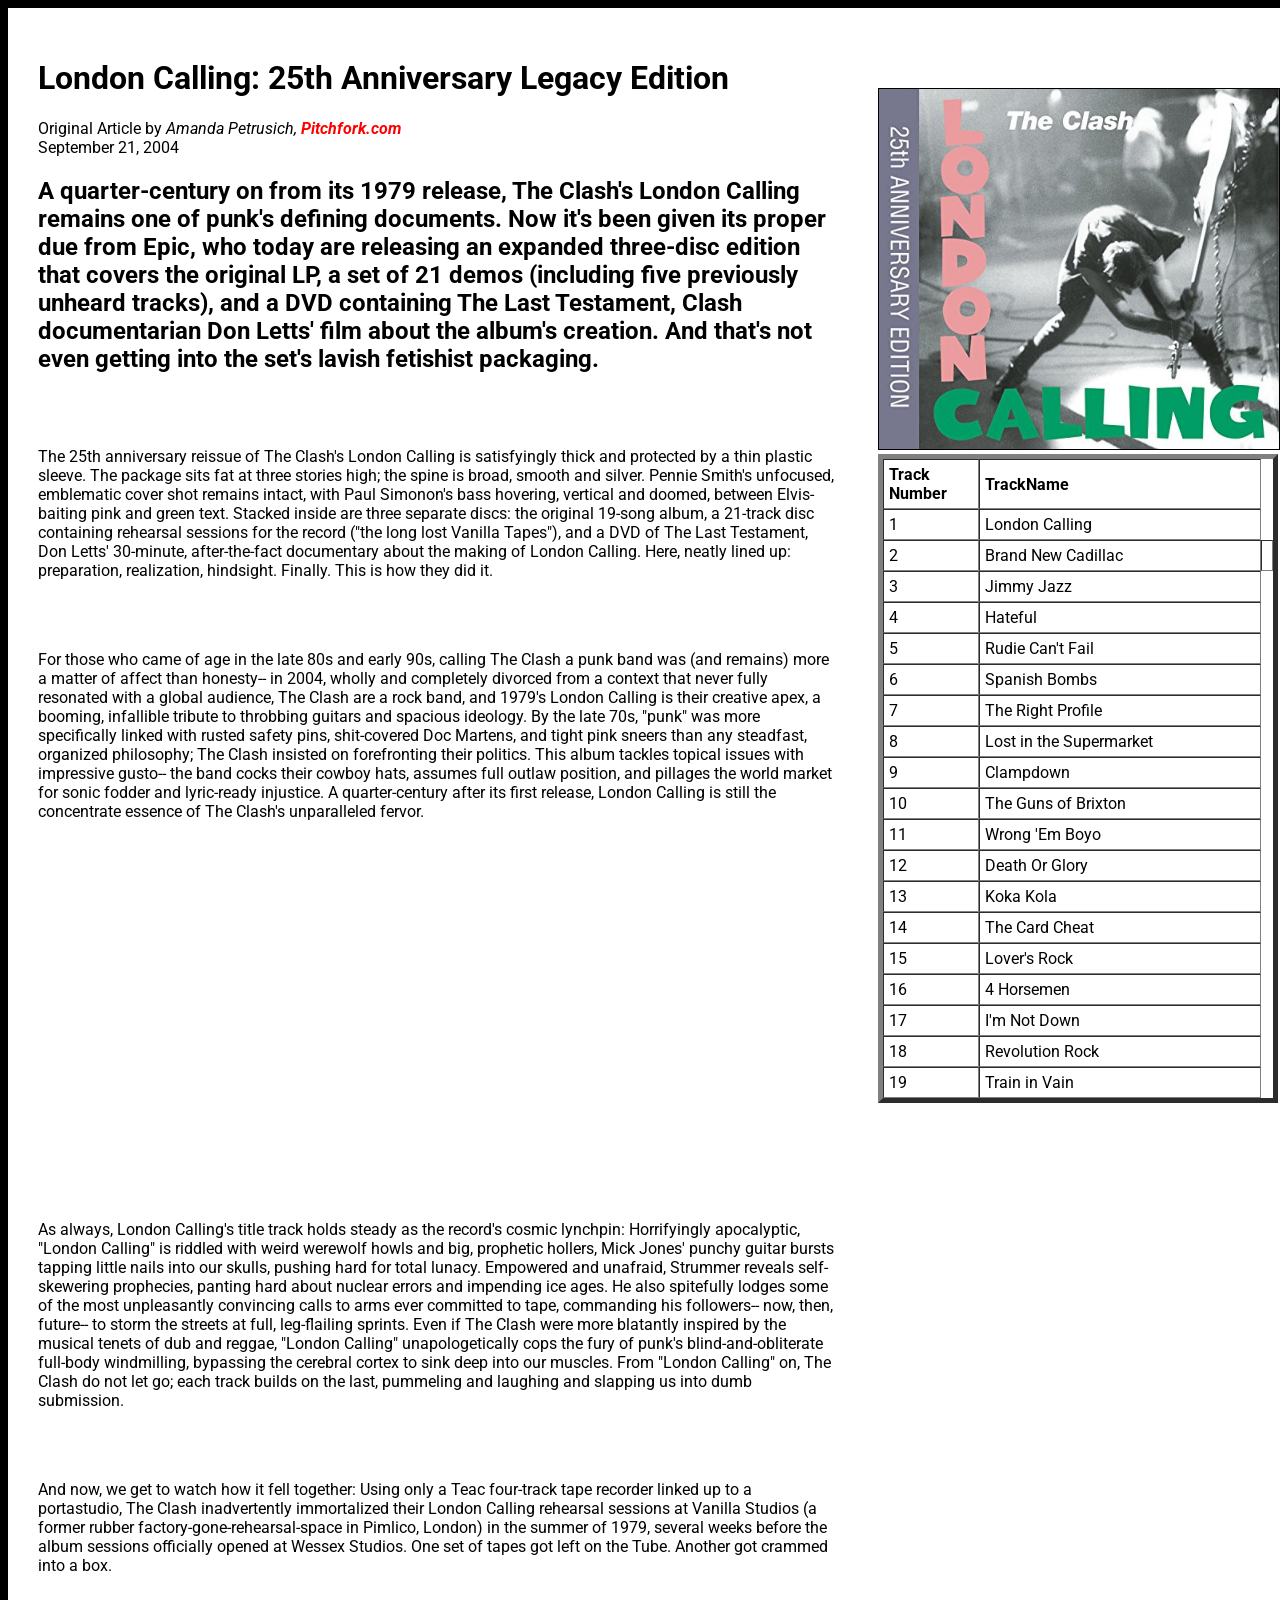
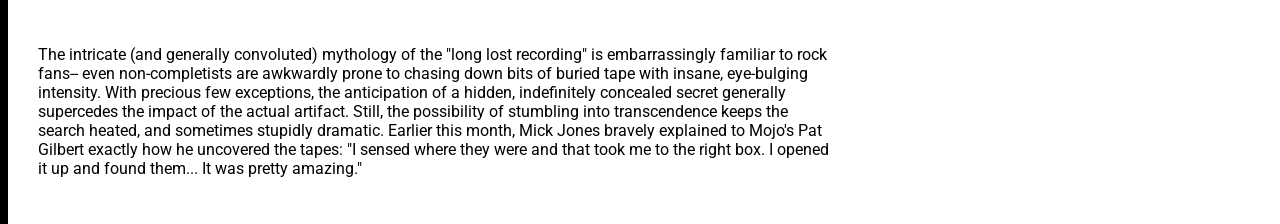
<file: clashfix/index.html>
<!doctype html>
<html lang="en">

<head>
<meta charset="utf-8">
<title>London Calling</title>

<link rel="preconnect" href="https://fonts.googleapis.com"> 
<link rel="preconnect" href="https://fonts.gstatic.com" crossorigin> 
<link href="https://fonts.googleapis.com/css2?family=Roboto:wght@300;700&display=swap" rel="stylesheet">

<style type="text/css">

body {
  font-family: 'Roboto', sans-serif;
  background-color: #000000;
}
a {color: #ff0000;
text-decoration: none;
font-weight: bold;}
a:hover {color: #0071ce;}

</style>

</head>

<body>

<div style="width:1300px; padding: 10px; float:left; background-color:#ffffff;">
<div style="width:800px; padding:20px; float:left;">
<h1>London Calling: 25th Anniversary Legacy Edition</h1>
<p>Original Article by <em>Amanda Petrusich, <a href="http://www.pitchfork.com">Pitchfork.com</a></em><br>
September 21, 2004</p>


<h2>A quarter-century on from its 1979 release, The Clash's London Calling remains one of punk's defining documents. Now it's been given its proper due from Epic, who today are releasing an expanded three-disc edition that covers the original LP, a set of 21 demos (including five previously unheard tracks), and a DVD containing The Last Testament, Clash documentarian Don Letts' film about the album's creation. And that's not even getting into the set's lavish fetishist packaging.</h2>
<br><br>

<p>The 25th anniversary reissue of The Clash's London Calling is satisfyingly thick and protected by a thin plastic sleeve. The package sits fat at three stories high; the spine is broad, smooth and silver. Pennie Smith's unfocused, emblematic cover shot remains intact, with Paul Simonon's bass hovering, vertical and doomed, between Elvis-baiting pink and green text. Stacked inside are three separate discs: the original 19-song album, a 21-track disc containing rehearsal sessions for the record ("the long lost Vanilla Tapes"), and a DVD of The Last Testament, Don Letts' 30-minute, after-the-fact documentary about the making of London Calling. Here, neatly lined up: preparation, realization, hindsight. Finally. This is how they did it.</p>


<br><br>

<p>For those who came of age in the late 80s and early 90s, calling The Clash a punk band was (and remains) more a matter of affect than honesty-- in 2004, wholly and completely divorced from a context that never fully resonated with a global audience, The Clash are a rock band, and 1979's London Calling is their creative apex, a booming, infallible tribute to throbbing guitars and spacious ideology. By the late 70s, "punk" was more specifically linked with rusted safety pins, shit-covered Doc Martens, and tight pink sneers than any steadfast, organized philosophy; The Clash insisted on forefronting their politics. This album tackles topical issues with impressive gusto-- the band cocks their cowboy hats, assumes full outlaw position, and pillages the world market for sonic fodder and lyric-ready injustice. A quarter-century after its first release, London Calling is still the concentrate essence of The Clash's unparalleled fervor.</p>



<div align= "center" style="margin:30px 0 50px 40px"><iframe width="560" height="315" src="https://www.youtube.com/embed/EfK-WX2pa8c" frameborder="0" allow="accelerometer; autoplay; encrypted-media; gyroscope; picture-in-picture" allowfullscreen></iframe></div>

<p>As always, London Calling's title track holds steady as the record's cosmic lynchpin: Horrifyingly apocalyptic, "London Calling" is riddled with weird werewolf howls and big, prophetic hollers, Mick Jones' punchy guitar bursts tapping little nails into our skulls, pushing hard for total lunacy. Empowered and unafraid, Strummer reveals self-skewering prophecies, panting hard about nuclear errors and impending ice ages. He also spitefully lodges some of the most unpleasantly convincing calls to arms ever committed to tape, commanding his followers-- now, then, future-- to storm the streets at full, leg-flailing sprints. Even if The Clash were more blatantly inspired by the musical tenets of dub and reggae, "London Calling" unapologetically cops the fury of punk's blind-and-obliterate full-body windmilling, bypassing the cerebral cortex to sink deep into our muscles. From "London Calling" on, The Clash do not let go; each track builds on the last, pummeling and laughing and slapping us into dumb submission.</p>

<br><br>

<p>And now, we get to watch how it fell together: Using only a Teac four-track tape recorder linked up to a portastudio, The Clash inadvertently immortalized their London Calling rehearsal sessions at Vanilla Studios (a former rubber factory-gone-rehearsal-space in Pimlico, London) in the summer of 1979, several weeks before the album sessions officially opened at Wessex Studios. One set of tapes got left on the Tube. Another got crammed into a box.</p>

<br><br>

<p>The intricate (and generally convoluted) mythology of the "long lost recording" is embarrassingly familiar to rock fans-- even non-completists are awkwardly prone to chasing down bits of buried tape with insane, eye-bulging intensity. With precious few exceptions, the anticipation of a hidden, indefinitely concealed secret generally supercedes the impact of the actual artifact. Still, the possibility of stumbling into transcendence keeps the search heated, and sometimes stupidly dramatic. Earlier this month, Mick Jones bravely explained to Mojo's Pat Gilbert exactly how he uncovered the tapes: "I sensed where they were and that took me to the right box. I opened it up and found them... It was pretty amazing."</p>

</div>

<div style="width:400px; padding:20px; float: left; background-color:#99999; margin-top:50px;">

<img src="images/theClash.jpg" alt="The Clash: London Calling" title="The Clash: London Calling" style="border:solid 1px black; width:100%;">

<table width="100%" border="5" cellspacing="0" cellpadding="5" style="background-color:#ffffff;">
<tr>
<td width="25%">
<strong>Track Number</strong>
</td>
<td width="75%">
<strong>TrackName</strong>
</td>
</tr>
<tr>
<td>1</td>
<td>London Calling</td>
</tr>
<tr>
<td>2</td>
<td>Brand New Cadillac<td>
</tr>
<tr>
<td>3</td>
<td>Jimmy Jazz</td>
</tr>
<tr>
<td>4</td>
<td>Hateful</td>
</tr>
<tr>
<td>5</td>
<td>Rudie Can't Fail</td>
</tr>
<tr>
<td>6</td>
<td>Spanish Bombs</td>
</tr>
<tr>
<td>7</td>
<td>The Right Profile</td>
</tr>
<tr>
<td>8</td>
<td>Lost in the Supermarket</td>
</tr>
<tr>
<td>9</td>
<td>Clampdown</td>
</tr>
<tr>
<td>10</td>
<td>The Guns of Brixton</td>
</tr>
<tr>
<td>11</td>
<td>Wrong 'Em Boyo</td>
</tr>
<tr>
<td>12</td>
<td>Death Or Glory</td>
</tr>
<tr>
<td>13</td>
<td>Koka Kola</td>
</tr>
<tr>
<td>14</td>
<td>The Card Cheat</td>
</tr>
<tr>
<td>15</td>
<td>Lover's Rock</td>
</tr>
<tr>
<td>16</td>
<td>4 Horsemen</td>
</tr>
<tr>
<td>17</td>
<td>I'm Not Down</td>
</tr>
<tr>
<td>18</td>
<td>Revolution Rock</td>
</tr>
<tr>
<td>19</td>
<td>Train in Vain</td>
</tr>
</table>

</div>




</body>
</html>
</file>
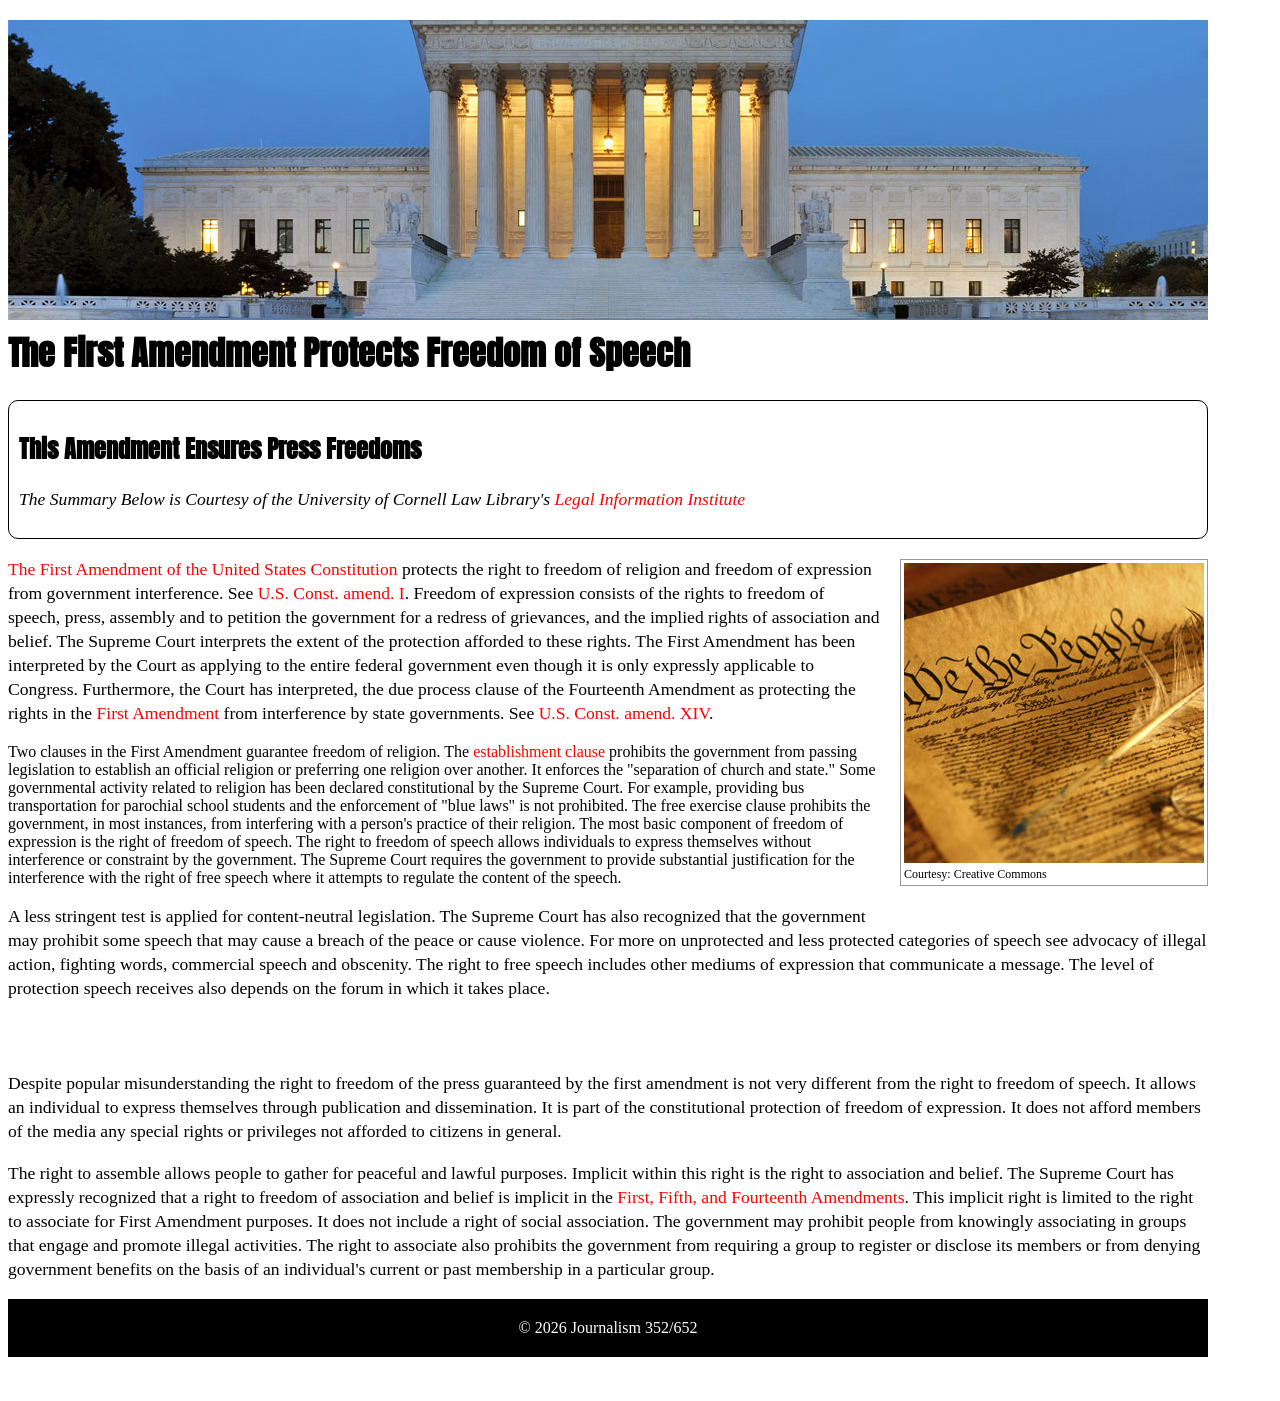
<file: Broker/Broken/index.html>
<!doctype html>
<html class="no-js" lang="en" dir="ltr">
<head>
<meta charset="utf-8">
<meta http-equiv="x-ua-compatible" content="ie=edge">
<meta name="viewport" content="width=device-width, initial-scale=1.0">
<title>This is the Title Tag?</title>
<link rel="stylesheet" href="css/style.css">
<link href="https://fonts.googleapis.com/css?family=Anton|Bitter" rel="stylesheet">


</head>
<body>

<div class="contentContain">

<img src="images/supremeCourt.jpg" style="width:100%; border:0; margin:0 0 -20px 0"><br>
<h1>The First Amendment Protects Freedom of Speech</h1>


<div class="citation">
<h2>This Amendment Ensures Press Freedoms</h2>
<p><em>The Summary Below is Courtesy of the University of Cornell Law Library's <a href="www.law.cornell.edu/constitution/first_amendment" target="_blank">Legal Information Institute</a></em> </p>
</div>


<div class="photoRight"><img src="images/wethepeople.jpg" alt="U.S. Constitution"><br>
Courtesy: Creative Commons</div>

<p><a href="http://www.law.cornell.edu/constitution/constitution.billofrights.html#amendmenti" target="_blank">The First Amendment of the United States Constitution</a> protects the right to freedom of religion and freedom of expression from government interference. See <a href="http://www.law.cornell.edu/constitution/constitution.billofrights.html#amendmenti">U.S. Const. amend. I</a>. Freedom of expression consists of the rights to freedom of speech, press, assembly and to petition the government for a redress of grievances, and the implied rights of association and belief. The Supreme Court interprets the extent of the protection afforded to these rights. The First Amendment has been interpreted by the Court as applying to the entire federal government even though it is only expressly applicable to Congress. Furthermore, the Court has interpreted, the due process clause of the Fourteenth Amendment as protecting the rights in the <a href="http://www.law.cornell.edu/constitution/constitution.billofrights.html#amendmenti">First Amendment</a> from interference by state governments. See <a href="http://www.law.cornell.edu/constitution/constitution.billofrights.html#amendmentxiv">U.S. Const. amend. XIV</a>.</p>

Two clauses in the First Amendment guarantee freedom of religion. The <a href="http://topics.law.cornell.edu/wex/establishment_clause" target="_blank">establishment clause<a> prohibits the government from passing legislation to establish an official religion or preferring one religion over another. It enforces the "separation of church and state." Some governmental activity related to religion has been declared constitutional by the Supreme Court. For example, providing bus transportation for parochial school students and the enforcement of "blue laws" is not prohibited. The free exercise clause prohibits the government, in most instances, from interfering with a person's practice of their religion.

The most basic component of freedom of expression is the right of freedom of speech. The right to freedom of speech allows individuals to express themselves without interference or constraint by the government. The Supreme Court requires the government to provide substantial justification for the interference with the right of free speech where it attempts to regulate the content of the speech.</p>

<p></p><p></p><p></p>

<p>A less stringent test is applied for content-neutral legislation. The Supreme Court has also recognized that the government may prohibit some speech that may cause a breach of the peace or cause violence. For more on unprotected and less protected categories of speech see advocacy of illegal action, fighting words, commercial speech and obscenity. The right to free speech includes other mediums of expression that communicate a message.  The level of protection speech receives also depends on the forum in which it takes place.</p>   
<br><br>

<p>Despite popular misunderstanding the right to freedom of the press guaranteed by the first amendment is not very different from the right to freedom of speech. It allows an individual to express themselves through publication and dissemination. It is part of the constitutional protection of freedom of expression. It does not afford members of the media any special rights or privileges not afforded to citizens in general.</p>

<p>The right to assemble allows people to gather for peaceful and lawful purposes. Implicit within this right is the right to association and belief. The Supreme Court has expressly recognized that a right to freedom of association and belief is implicit in the <a href="http://www.law.cornell.edu/constitution/constitution.table.html#amendments" target="_blank">First, Fifth, and Fourteenth Amendments</a>. This implicit right is limited to the right to associate for First Amendment purposes. It does not include a right of social association. The government may prohibit people from knowingly associating in groups that engage and promote illegal activities. The right to associate also prohibits the government from requiring a group to register or disclose its members or from denying government benefits on the basis of an individual's current or past membership in a particular group.</p>



<div class="footerStyle">&copy; 2026 Journalism 352/652<div>
</div>
</div>
<br><br>


</body>
</html>
</file>
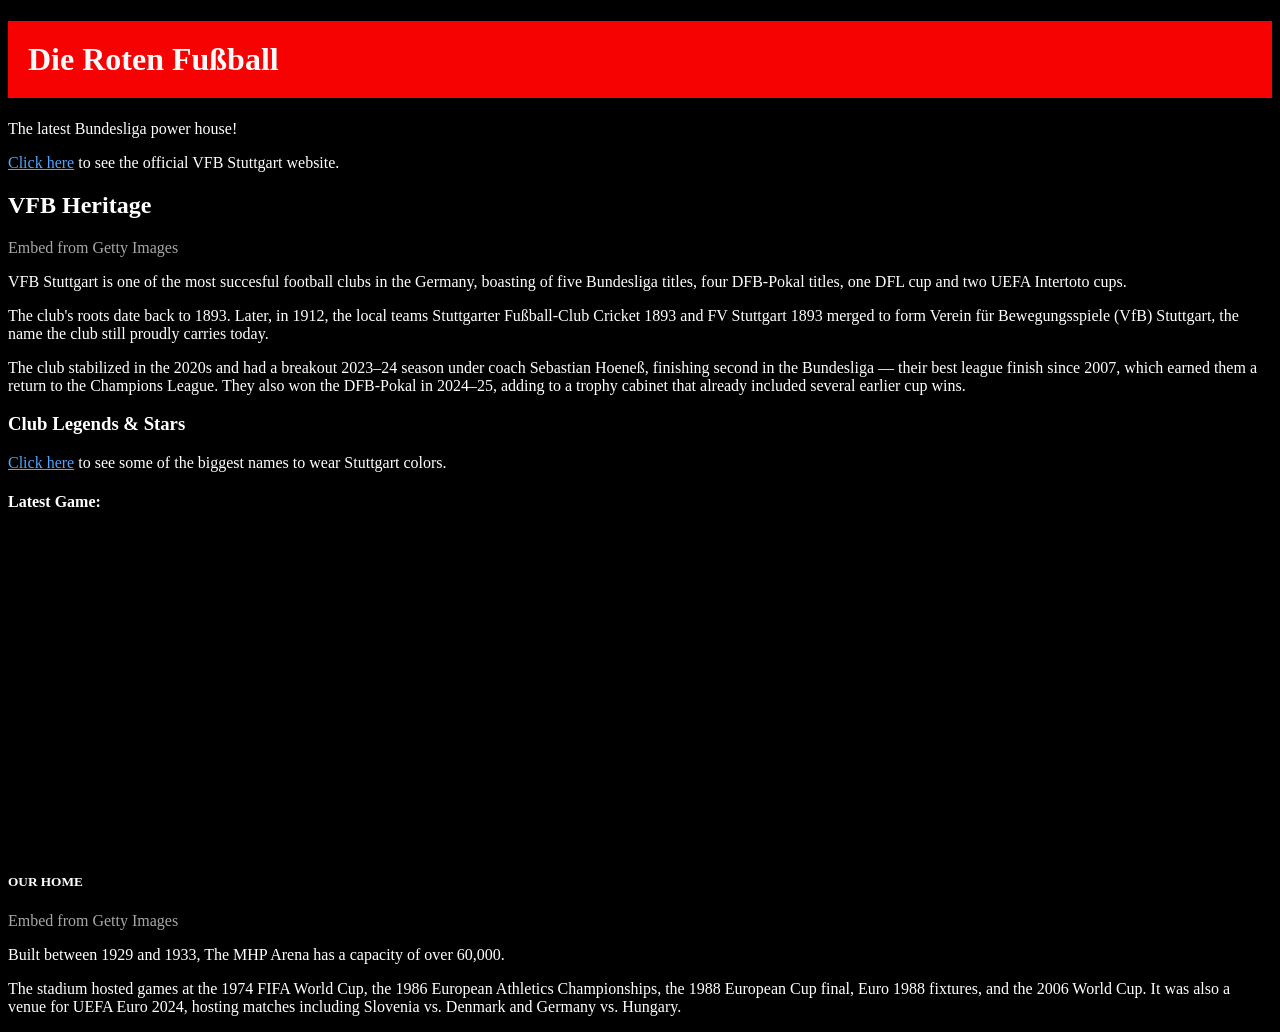
<file: fanpage/fanpage/index.html>
<!doctype html>
<html lang="en">

<head>
  <meta charset="utf-8">
  <title>This is my fan site</title>
  <meta name="description" content="This is the description that search engines will display. Aim for 145-155 characters.">
  <meta name="author" content="Insert the content author or owner name here">

 
  <script src="scripts/script.js"></script>

  
  <link rel="stylesheet" href="css/style.css">
</head>

<body>

  <h1>Die Roten Fußball</h1>

  <p>The latest Bundesliga power house!</p>



  <p><a href="https://www.vfb.de/en/" target="_blank">Click here</a> to see the official VFB Stuttgart website.</p>

  <h2>VFB Heritage</h2>
<a id='ObhFxCtITzpTRid7JSVBeA' class='gie-single' href='https://www.gettyimages.com/detail/2293796508' target='_blank' style='color:#a7a7a7;text-decoration:none;font-weight:normal !important;border:none;display:inline-block;'>Embed from Getty Images</a><script>window.gie=window.gie||function(c){(gie.q=gie.q||[]).push(c)};gie(function(){gie.widgets.load({id:'ObhFxCtITzpTRid7JSVBeA',sig:'Xhrut6N43ApZ_SawJLXbOSx85yI-b6mk7fMeMBOyHcQ=',w:'594px',h:'396px',items:'2293796508',caption: true ,tld:'com',is360: false })});</script><script src='//embed-cdn.gettyimages.com/widgets.js' charset='utf-8' async></script>
  <p>VFB Stuttgart is one of the most succesful football clubs in the Germany, boasting of five Bundesliga titles, four DFB-Pokal titles, one DFL cup and two UEFA Intertoto cups. </p>

  <p>The club's roots date back to 1893. Later, in 1912, the local teams Stuttgarter Fußball-Club Cricket 1893 and FV Stuttgart 1893 merged to form Verein für Bewegungsspiele (VfB) Stuttgart, the name the club still proudly carries today.</p>

  <p>The club stabilized in the 2020s and had a breakout 2023–24 season under coach Sebastian Hoeneß, finishing second in the Bundesliga — their best league finish since 2007, which earned them a return to the Champions League. They also won the DFB-Pokal in 2024–25, adding to a trophy cabinet that already included several earlier cup wins.</p>



  <h3>Club Legends & Stars</h3>
  <p><a href="royalty.html">Click here</a> to see some of the biggest names to wear Stuttgart colors.</p>

  <h4>Latest Game:</h4>
  <iframe width="560" height="315" src="https://www.youtube.com/embed/CO3gLYi3ncw?si=48BTcTBLR5J4wfn7" title="YouTube video player" frameborder="0" allow="accelerometer; autoplay; clipboard-write; encrypted-media; gyroscope; picture-in-picture; web-share" referrerpolicy="strict-origin-when-cross-origin" allowfullscreen></iframe>

  <h5><strong>OUR HOME</strong></h5>

<a id='_dVDr5RvTtRnN5zaWXEEwQ' class='gie-single' href='https://www.gettyimages.com/detail/2159349439' target='_blank' style='color:#a7a7a7;text-decoration:none;font-weight:normal !important;border:none;display:inline-block;'>Embed from Getty Images</a><script>window.gie=window.gie||function(c){(gie.q=gie.q||[]).push(c)};gie(function(){gie.widgets.load({id:'_dVDr5RvTtRnN5zaWXEEwQ',sig:'1rO1c2C79yrpKt-voNB-JQTLxPHeNLn0qjvOlpGSAlk=',w:'594px',h:'396px',items:'2159349439',caption: true ,tld:'com',is360: false })});</script><script src='//embed-cdn.gettyimages.com/widgets.js' charset='utf-8' async></script>
  <p>Built between 1929 and 1933, The MHP Arena has a capacity of over 60,000. </p> 
  <p> The stadium hosted games at the 1974 FIFA World Cup, the 1986 European Athletics Championships, the 1988 European Cup final, Euro 1988 fixtures, and the 2006 World Cup. It was also a venue for UEFA Euro 2024, hosting matches including Slovenia vs. Denmark and Germany vs. Hungary.</p>

</body>

</html>
</file>
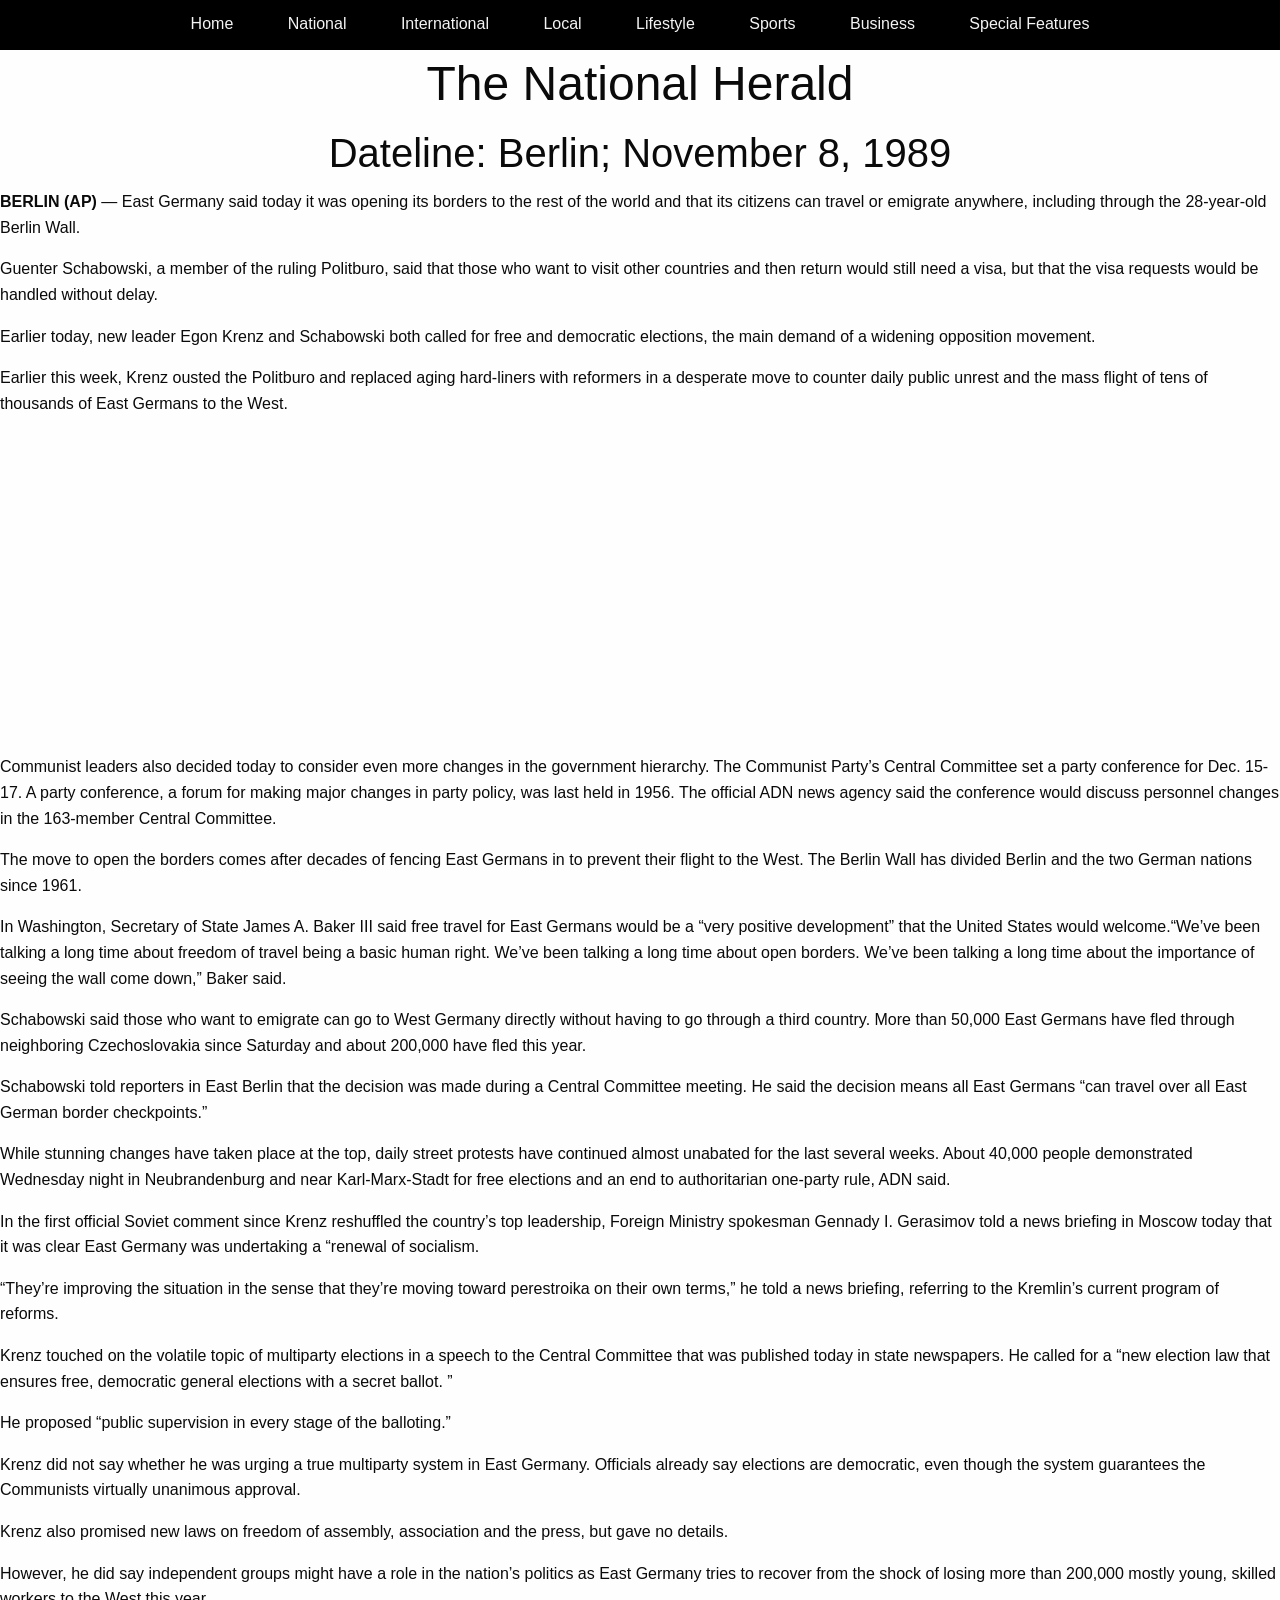
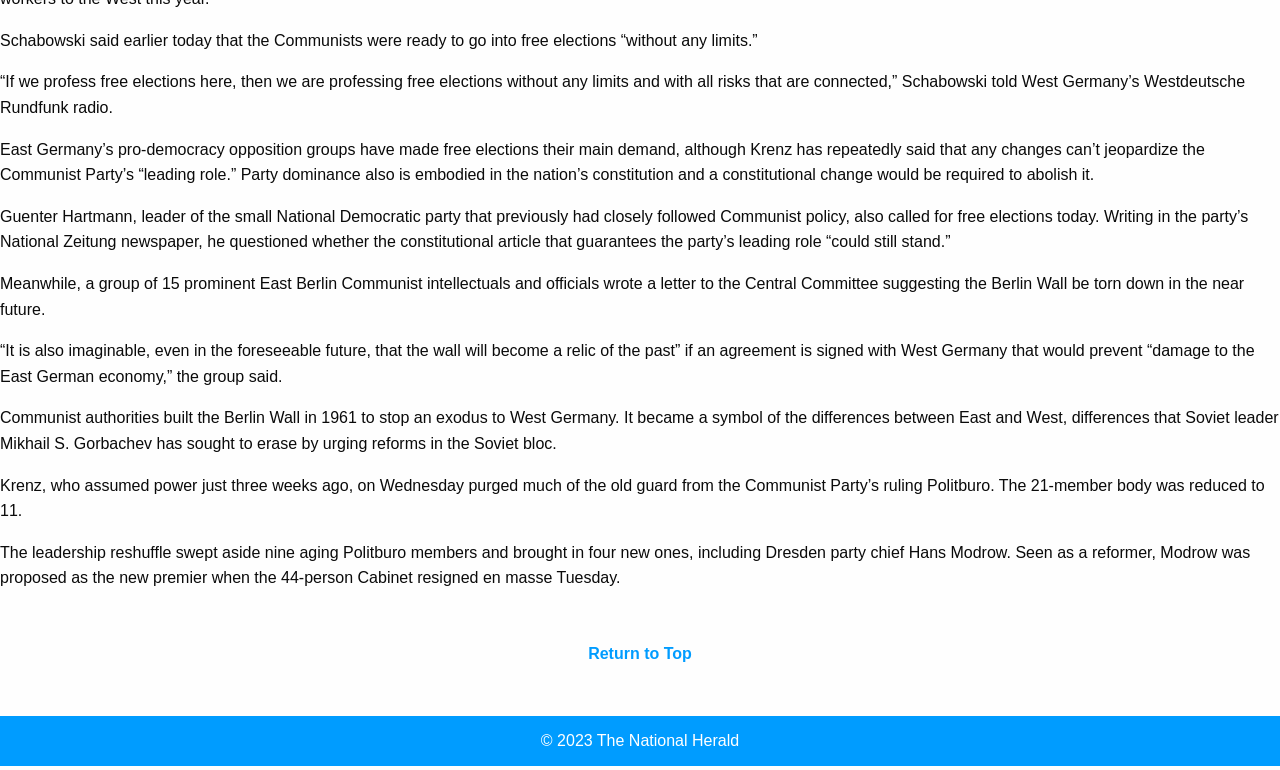
<file: BerlinC (1)/Berlin/HTMLTemplate/index.html>
<!doctype html>
<html class="no-js" lang="en" dir="ltr">
<head>
<meta charset="utf-8">
<meta http-equiv="x-ua-compatible" content="ie=edge">
<meta name="viewport" content="width=device-width, initial-scale=1.0">
<title>Headline Headline Headline | The National Herald</title>
<link rel="stylesheet" href="css/foundation.css">
<link rel="stylesheet" href="css/app.css">


<!-- FILL OUT META TAGS! -->
<meta name="description" content="">
<meta name="author" content="The National Herald">

<!--TWITTER SUMMARY CARD-->
<meta name="twitter:card" content="summary_large_image">
<meta name="twitter:title" content="Headline Headline Headline">

<!--OPEN GRAPH CARD-->
<meta property="og:title" content="Headline Headline Headline">
<meta property="og:site_name" content="The National Herald">
<meta property="og:url" content="TBD">
<meta property="og:description" content="Lead Graph Goes Here.">
<meta property="og:type" content="website">
<meta property="og:image" content="TBD">

</head>
<body>

<!-- RETURN TO TOP -->
<a name="top"></a>
<!-- END RETURN TO TOP -->

<!-- SITE BRANDING -->
<div class="grid-container">
<div class="grid-x grid-padding-x">
<div class="large-12 cell">


</div>
</div>
</div>
<!-- END SITE BRANDING -->

<!-- NAV BAR -->
<div class="grid-container fluid navStyle">
<div class="grid-x grid-padding-x">
<div class="large-12 cell">
<a href="#" class="navItem">Home</a>
<a href="#" class="navItem">National</a>
<a href="#" class="navItem">International</a>
<a href="#" class="navItem">Local</a>
<a href="#" class="navItem">Lifestyle</a>
<a href="#" class="navItem">Sports</a>
<a href="#" class="navItem">Business</a>
<a href="#" class="navItem">Special Features</a>
</div>
</div>
</div>
<!-- END NAV BAR -->

<!-- BODY COPY -->
<div class="grid-container">
  <h1 style="text-align: center;">The National Herald</h1>
  <h2 style="text-align: center;">Dateline: Berlin; November 8, 1989</h2>
</div>

<p><strong>BERLIN (AP)</strong> — East Germany said today it was opening its borders to the rest of the world and that its citizens can travel or emigrate anywhere, including through the 28-year-old Berlin Wall.</p>

<p> Guenter Schabowski, a member of the ruling Politburo, said that those who want to visit other countries and then return would still need a visa, but that the visa requests would be handled without delay. </p>

<p>Earlier today, new leader Egon Krenz and Schabowski both called for free and democratic elections, the main demand of a widening opposition movement.
</p>

<p>Earlier this week, Krenz ousted the Politburo and replaced aging hard-liners with reformers in a desperate move to counter daily public unrest and the mass flight of tens of thousands of East Germans to the West.
</p>

<iframe width="560" height="315" src="https://www.youtube.com/embed/IcmxPeVe4_c?si=JFGD5GFHsa4jplNt" title="YouTube video player" frameborder="0" allow="accelerometer; autoplay; clipboard-write; encrypted-media; gyroscope; picture-in-picture; web-share" referrerpolicy="strict-origin-when-cross-origin" allowfullscreen></iframe>

<p> Communist leaders also decided today to consider even more changes in the government hierarchy. The Communist Party’s Central Committee set a party conference for Dec. 15-17. A party conference, a forum for making major changes in party policy, was last held in 1956. The official ADN news agency said the conference would discuss personnel changes in the 163-member Central Committee.
</p>

<p>The move to open the borders comes after decades of fencing East Germans in to prevent their flight to the West. The Berlin Wall has divided Berlin and the two German nations since 1961.
</p>

<p> In Washington, Secretary of State James A. Baker III said free travel for East Germans would be a “very positive development” that the United States would welcome.“We’ve been talking a long time about freedom of travel being a basic human right. We’ve been talking a long time about open borders. We’ve been talking a long time about the importance of seeing the wall come down,” Baker said.
 </p>

 <p>Schabowski said those who want to emigrate can go to West Germany directly without having to go through a third country. More than 50,000 East Germans have fled through neighboring Czechoslovakia since Saturday and about 200,000 have fled this year.
</p>

<p>Schabowski told reporters in East Berlin that the decision was made during a Central Committee meeting. He said the decision means all East Germans “can travel over all East German border checkpoints.”
</p>

<p>While stunning changes have taken place at the top, daily street protests have continued almost unabated for the last several weeks. About 40,000 people demonstrated Wednesday night in Neubrandenburg and near Karl-Marx-Stadt for free elections and an end to authoritarian one-party rule, ADN said.
</p>

<p>In the first official Soviet comment since Krenz reshuffled the country’s top leadership, Foreign Ministry spokesman Gennady I. Gerasimov told a news briefing in Moscow today that it was clear East Germany was undertaking a “renewal of socialism.
</p>

<p>“They’re improving the situation in the sense that they’re moving toward perestroika on their own terms,” he told a news briefing, referring to the Kremlin’s current program of reforms.
</p>

<p>Krenz touched on the volatile topic of multiparty elections in a speech to the Central Committee that was published today in state newspapers. He called for a “new election law that ensures free, democratic general elections with a secret ballot. ”
 </p>

<p> He proposed “public supervision in every stage of the balloting.”
</p>

<p>Krenz did not say whether he was urging a true multiparty system in East Germany. Officials already say elections are democratic, even though the system guarantees the Communists virtually unanimous approval.
</p>

<p> Krenz also promised new laws on freedom of assembly, association and the press, but gave no details.
</p>

<p>However, he did say independent groups might have a role in the nation’s politics as East Germany tries to recover from the shock of losing more than 200,000 mostly young, skilled workers to the West this year.
</p>

<p>Schabowski said earlier today that the Communists were ready to go into free elections “without any limits.”
</p>

<p>“If we profess free elections here, then we are professing free elections without any limits and with all risks that are connected,” Schabowski told West Germany’s Westdeutsche Rundfunk radio.
</p>

<p>East Germany’s pro-democracy opposition groups have made free elections their main demand, although Krenz has repeatedly said that any changes can’t jeopardize the Communist Party’s “leading role.” Party dominance also is embodied in the nation’s constitution and a constitutional change would be required to abolish it.
</p>

<p>Guenter Hartmann, leader of the small National Democratic party that previously had closely followed Communist policy, also called for free elections today. Writing in the party’s National Zeitung newspaper, he questioned whether the constitutional article that guarantees the party’s leading role “could still stand.”
</p>

<p>Meanwhile, a group of 15 prominent East Berlin Communist intellectuals and officials wrote a letter to the Central Committee suggesting the Berlin Wall be torn down in the near future.
</p>

<p>“It is also imaginable, even in the foreseeable future, that the wall will become a relic of the past” if an agreement is signed with West Germany that would prevent “damage to the East German economy,” the group said.
</p>

<p>Communist authorities built the Berlin Wall in 1961 to stop an exodus to West Germany. It became a symbol of the differences between East and West, differences that Soviet leader Mikhail S. Gorbachev has sought to erase by urging reforms in the Soviet bloc.
</p>

<p>Krenz, who assumed power just three weeks ago, on Wednesday purged much of the old guard from the Communist Party’s ruling Politburo. The 21-member body was reduced to 11.
</p>

<p>The leadership reshuffle swept aside nine aging Politburo members and brought in four new ones, including Dresden party chief Hans Modrow. Seen as a reformer, Modrow was proposed as the new premier when the 44-person Cabinet resigned en masse Tuesday.
</p>

<p class="rtt"><a href="#top">Return to Top</a></p>




</div>
</div>
<!-- END BODY COPY -->

<!-- FOOTER BAR -->
<!-- NAV BAR -->
<div class="grid-container fluid footerStyle">
<div class="grid-x grid-padding-x">
<div class="large-12 cell">
<p>&copy; 2023 The National Herald</p>
</div>
</div>
</div>
<!-- END NAV BAR -->

<script src="js/vendor/jquery.js"></script>
<script src="js/vendor/what-input.js"></script>
<script src="js/vendor/foundation.js"></script>
<script src="js/app.js"></script>
</body>
</html>
</file>
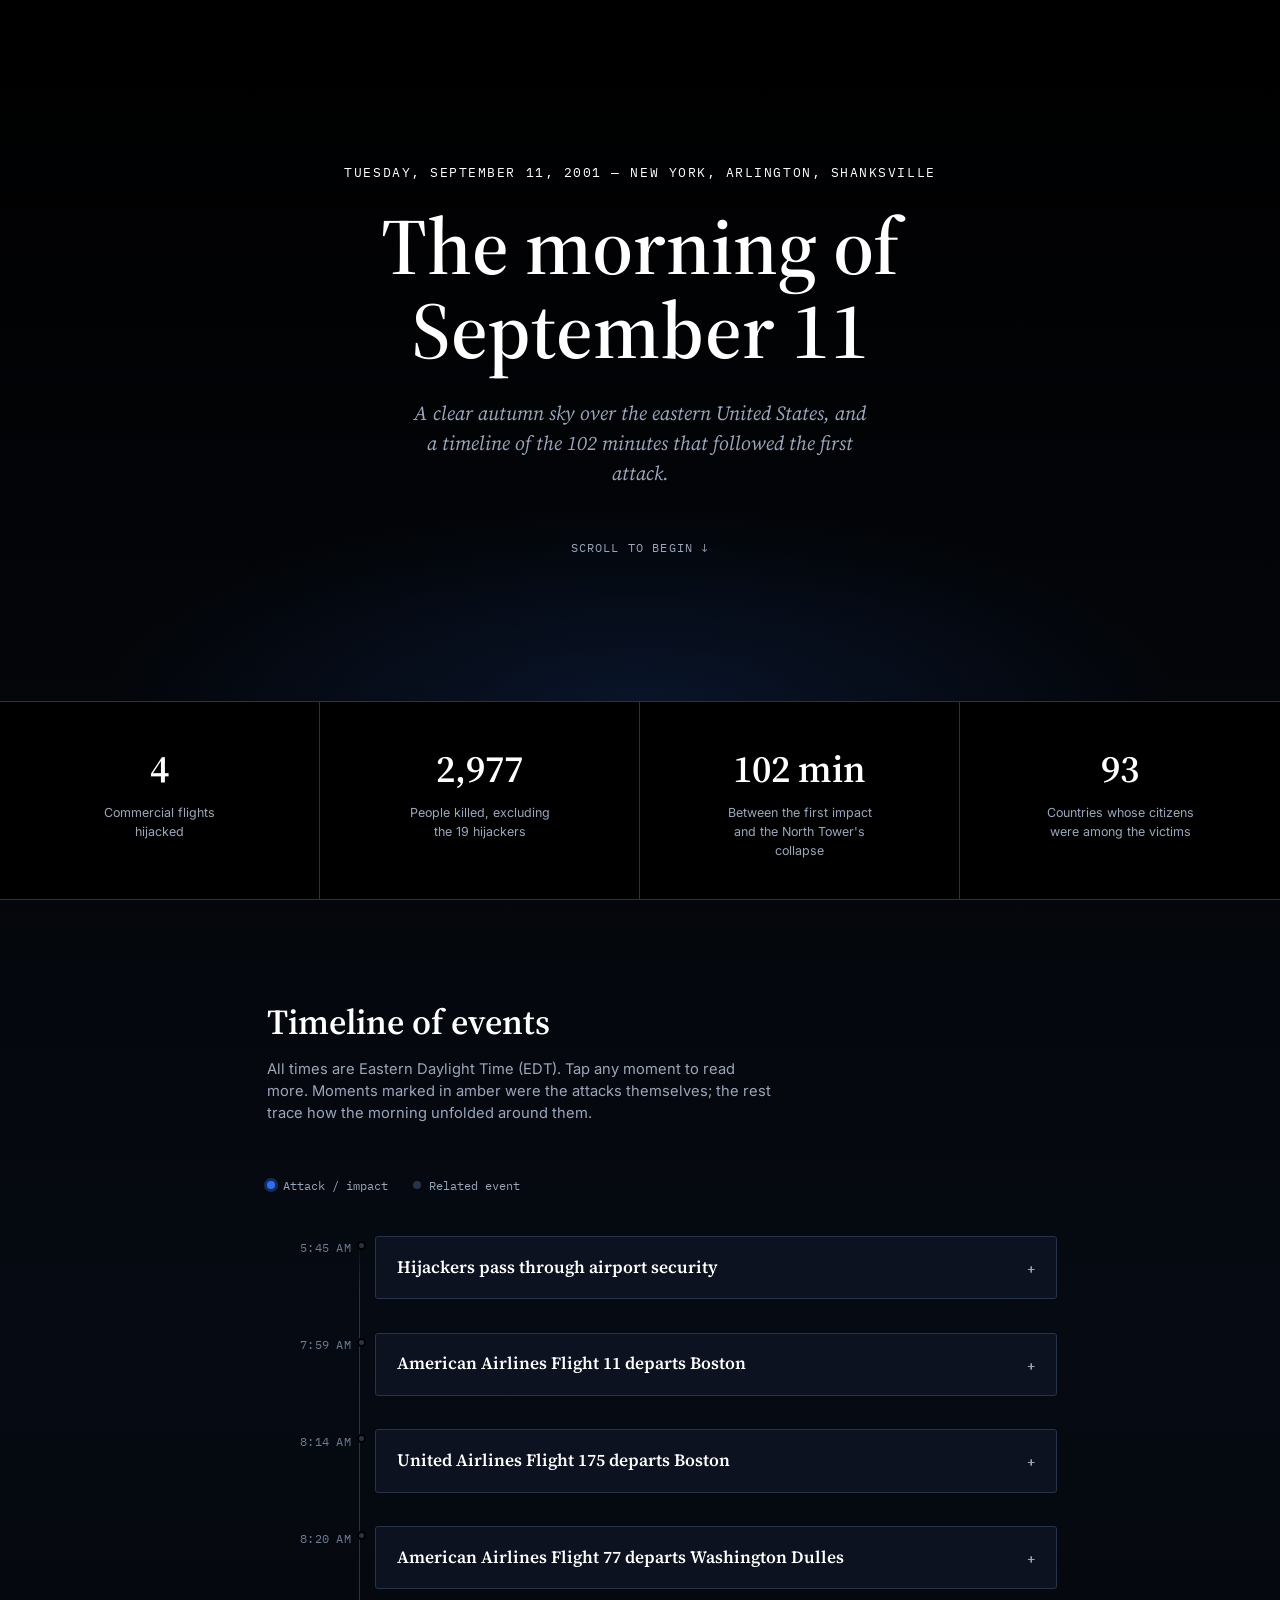
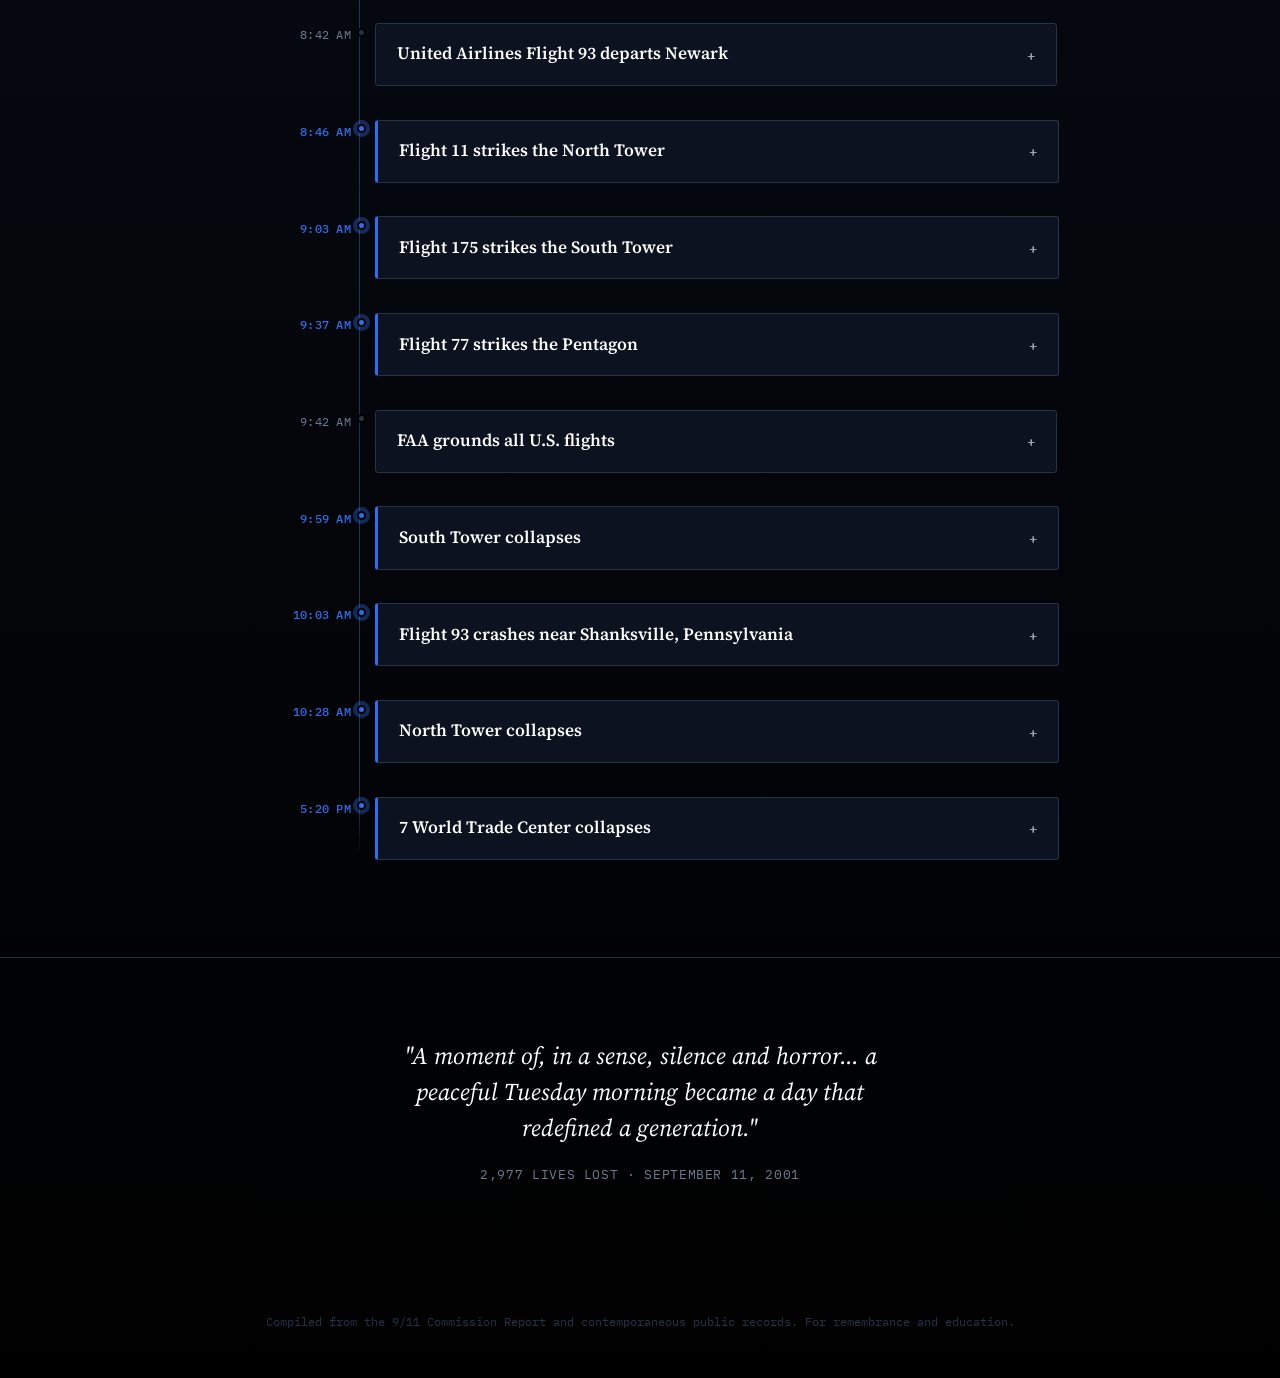
<file: Sep11.html>
<!DOCTYPE html>
<html lang="en">
<head>
<meta charset="UTF-8">
<meta name="viewport" content="width=device-width, initial-scale=1.0">
<title>September 11, 2001 — A Timeline</title>
<link rel="preconnect" href="https://fonts.googleapis.com">
<link href="https://fonts.googleapis.com/css2?family=Source+Serif+4:opsz,wght@8..60,400;8..60,500;8..60,600;8..60,700&family=IBM+Plex+Mono:wght@400;500&family=Inter:wght@400;500;600&display=swap" rel="stylesheet">
<style>
  :root{
    --sky-dawn: #000000;
    --sky-mid: #060a12;
    --panel: #0c1220;
    --panel-line: #26344a;
    --paper: #ffffff;
    --paper-dim: #9aa7bb;
    --ember: #2f6fed;
    --ember-glow: rgba(47,111,237,0.35);
    --gold: #ffffff;
    --gold-dim: #6d7c94;
    --serif: 'Source Serif 4', Georgia, serif;
    --sans: 'Inter', -apple-system, sans-serif;
    --mono: 'IBM Plex Mono', monospace;
  }

  *{box-sizing:border-box; margin:0; padding:0;}

  html{scroll-behavior:smooth;}

  body{
    background: linear-gradient(180deg, var(--sky-dawn) 0%, var(--sky-mid) 45%, var(--sky-dawn) 100%);
    color: var(--paper);
    font-family: var(--sans);
    line-height:1.5;
    -webkit-font-smoothing:antialiased;
  }

  @media (prefers-reduced-motion: reduce){
    *{animation-duration:0.001ms !important; transition-duration:0.001ms !important;}
  }

  /* ---------- HERO ---------- */
  .hero{
    min-height:78vh;
    display:flex;
    flex-direction:column;
    justify-content:center;
    align-items:center;
    text-align:center;
    padding: 8vh 6vw 6vh;
    position:relative;
    overflow:hidden;
    border-bottom:1px solid var(--panel-line);
  }

  .hero::before{
    content:"";
    position:absolute;
    inset:0;
    background:
      radial-gradient(ellipse 60% 40% at 50% 100%, rgba(47,111,237,0.14), transparent 70%);
    pointer-events:none;
  }

  .hero .date-eyebrow{
    font-family: var(--mono);
    font-size: 0.8rem;
    letter-spacing: 0.12em;
    color: var(--gold);
    margin-bottom: 1.4rem;
    opacity:0;
    animation: riseIn 0.9s ease forwards 0.1s;
  }

  .hero h1{
    font-family: var(--serif);
    font-weight: 600;
    font-size: clamp(2.4rem, 7vw, 5rem);
    line-height:1.05;
    max-width: 16ch;
    opacity:0;
    animation: riseIn 1s ease forwards 0.3s;
  }

  .hero p.sub{
    font-family: var(--serif);
    font-style: italic;
    font-weight: 400;
    color: var(--paper-dim);
    font-size: clamp(1rem, 1.6vw, 1.25rem);
    max-width: 46ch;
    margin-top: 1.6rem;
    opacity:0;
    animation: riseIn 1s ease forwards 0.55s;
  }

  .hero .scroll-cue{
    margin-top: 3.2rem;
    font-family: var(--mono);
    font-size: 0.72rem;
    letter-spacing: 0.1em;
    color: var(--paper-dim);
    opacity:0;
    animation: riseIn 1s ease forwards 0.8s;
  }

  @keyframes riseIn{
    from{opacity:0; transform: translateY(14px);}
    to{opacity:1; transform: translateY(0);}
  }

  /* ---------- STAT STRIP ---------- */
  .stat-strip{
    display:grid;
    grid-template-columns: repeat(4, 1fr);
    border-bottom: 1px solid var(--panel-line);
    background: var(--sky-dawn);
  }
  .stat{
    padding: 2.4rem 1rem;
    text-align:center;
    border-right: 1px solid var(--panel-line);
  }
  .stat:last-child{border-right:none;}
  .stat .num{
    font-family: var(--serif);
    font-size: clamp(1.6rem, 3.4vw, 2.4rem);
    color: var(--gold);
    font-weight:600;
  }
  .stat .label{
    font-family: var(--sans);
    font-size: 0.78rem;
    color: var(--paper-dim);
    margin-top:0.4rem;
    max-width: 20ch;
    margin-left:auto;
    margin-right:auto;
  }

  @media (max-width: 700px){
    .stat-strip{grid-template-columns: repeat(2, 1fr);}
    .stat:nth-child(2){border-right:none;}
  }

  /* ---------- TIMELINE ---------- */
  .timeline-section{
    max-width: 900px;
    margin: 0 auto;
    padding: 6rem 6vw 4rem;
    position:relative;
  }

  .section-heading{
    font-family: var(--serif);
    font-size: clamp(1.6rem, 3vw, 2.2rem);
    font-weight:600;
    margin-bottom: 0.6rem;
  }

  .section-note{
    color: var(--paper-dim);
    font-size: 0.92rem;
    max-width: 56ch;
    margin-bottom: 3.2rem;
  }

  .timeline{
    position:relative;
    padding-left: 108px;
  }

  .timeline::before{
    content:"";
    position:absolute;
    left: 92px;
    top: 6px;
    bottom: 6px;
    width: 1px;
    background: linear-gradient(180deg, transparent, var(--panel-line) 4%, var(--panel-line) 96%, transparent);
  }

  .event{
    position:relative;
    margin-bottom: 2.1rem;
  }

  .event .time{
    position:absolute;
    left: -108px;
    top: 0.15rem;
    width: 84px;
    text-align:right;
    font-family: var(--mono);
    font-size: 0.78rem;
    color: var(--gold-dim);
    letter-spacing:0.02em;
  }

  .event.critical .time{ color: var(--ember); font-weight:500;}

  .event .dot{
    position:absolute;
    left: -18px;
    top: 0.3rem;
    width: 9px;
    height: 9px;
    border-radius:50%;
    background: var(--panel-line);
    border: 2px solid var(--sky-dawn);
  }

  .event.critical .dot{
    background: var(--ember);
    box-shadow: 0 0 0 4px var(--ember-glow);
  }

  .event button.card{
    all: unset;
    display:block;
    width:100%;
    cursor:pointer;
    background: var(--panel);
    border: 1px solid var(--panel-line);
    border-radius: 3px;
    padding: 1.1rem 1.3rem;
    transition: border-color 0.2s ease, background 0.2s ease;
  }

  .event.critical button.card{
    border-left: 3px solid var(--ember);
  }

  .event button.card:hover, .event button.card:focus-visible{
    border-color: var(--gold-dim);
    background: #1e2c40;
  }

  .event button.card:focus-visible{
    outline: 2px solid var(--gold);
    outline-offset: 2px;
  }

  .event .headline{
    font-family: var(--serif);
    font-size: 1.08rem;
    font-weight:600;
    display:flex;
    justify-content:space-between;
    align-items:center;
    gap:1rem;
  }

  .event .chevron{
    font-family: var(--mono);
    color: var(--paper-dim);
    font-size:0.9rem;
    transition: transform 0.25s ease;
    flex-shrink:0;
  }

  .event.open .chevron{ transform: rotate(45deg); color: var(--gold); }

  .event .detail{
    max-height:0;
    overflow:hidden;
    transition: max-height 0.35s ease, padding 0.35s ease;
    font-size: 0.92rem;
    color: var(--paper-dim);
  }

  .event.open .detail{
    max-height: 240px;
    padding-top: 0.8rem;
  }

  .event .detail p{ padding: 0 1.3rem 1.1rem; }

  /* ---------- LEGEND ---------- */
  .legend{
    display:flex;
    gap:1.6rem;
    flex-wrap:wrap;
    margin-bottom: 2.6rem;
    font-size: 0.78rem;
    color: var(--paper-dim);
    font-family: var(--mono);
  }
  .legend span{display:inline-flex; align-items:center; gap:0.5rem;}
  .legend .swatch{width:8px; height:8px; border-radius:50%; display:inline-block;}
  .legend .swatch.crit{background:var(--ember); box-shadow:0 0 0 3px var(--ember-glow);}
  .legend .swatch.std{background:var(--panel-line);}

  /* ---------- CLOSING ---------- */
  .closing{
    border-top: 1px solid var(--panel-line);
    padding: 5rem 6vw 6rem;
    text-align:center;
  }
  .closing blockquote{
    font-family: var(--serif);
    font-style: italic;
    font-size: clamp(1.1rem, 2.2vw, 1.5rem);
    max-width: 42ch;
    margin: 0 auto 1.2rem;
    color: var(--paper);
  }
  .closing .tally{
    font-family: var(--mono);
    font-size: 0.8rem;
    color: var(--gold-dim);
    letter-spacing:0.05em;
  }

  footer{
    text-align:center;
    padding: 2rem 6vw 3rem;
    font-size: 0.72rem;
    color: var(--panel-line);
    font-family: var(--mono);
  }

  @media (max-width: 560px){
    .timeline{ padding-left: 76px; }
    .timeline::before{ left: 60px; }
    .event .time{ left: -76px; width: 56px; font-size:0.68rem;}
    .event .dot{ left: -18px; }
    .event .headline{ font-size:0.98rem; flex-direction:row;}
  }
</style>
</head>
<body>

<section class="hero">
  <div class="date-eyebrow">TUESDAY, SEPTEMBER 11, 2001 — NEW YORK, ARLINGTON, SHANKSVILLE</div>
  <h1>The morning of September 11</h1>
  <p class="sub">A clear autumn sky over the eastern United States, and a timeline of the 102 minutes that followed the first attack.</p>
  <div class="scroll-cue">SCROLL TO BEGIN ↓</div>
</section>

<div class="stat-strip">
  <div class="stat">
    <div class="num">4</div>
    <div class="label">Commercial flights hijacked</div>
  </div>
  <div class="stat">
    <div class="num">2,977</div>
    <div class="label">People killed, excluding the 19 hijackers</div>
  </div>
  <div class="stat">
    <div class="num">102 min</div>
    <div class="label">Between the first impact and the North Tower's collapse</div>
  </div>
  <div class="stat">
    <div class="num">93</div>
    <div class="label">Countries whose citizens were among the victims</div>
  </div>
</div>

<section class="timeline-section">
  <h2 class="section-heading">Timeline of events</h2>
  <p class="section-note">All times are Eastern Daylight Time (EDT). Tap any moment to read more. Moments marked in amber were the attacks themselves; the rest trace how the morning unfolded around them.</p>

  <div class="legend">
    <span><i class="swatch crit"></i> Attack / impact</span>
    <span><i class="swatch std"></i> Related event</span>
  </div>

  <div class="timeline" id="timeline"></div>
</section>

<section class="closing">
  <blockquote>"A moment of, in a sense, silence and horror... a peaceful Tuesday morning became a day that redefined a generation."</blockquote>
  <div class="tally">2,977 LIVES LOST · SEPTEMBER 11, 2001</div>
</section>

<footer>Compiled from the 9/11 Commission Report and contemporaneous public records. For remembrance and education.</footer>

<script>
const events = [
  {time:"5:45 AM", title:"Hijackers pass through airport security", crit:false,
   detail:"At Portland International Jetport in Maine, two of the hijackers who would board American Airlines Flight 11 clear security screening before their connecting flight to Boston."},
  {time:"7:59 AM", title:"American Airlines Flight 11 departs Boston", crit:false,
   detail:"The Boeing 767, bound for Los Angeles with 92 people aboard, leaves Logan International Airport. Five hijackers are on board."},
  {time:"8:14 AM", title:"United Airlines Flight 175 departs Boston", crit:false,
   detail:"Also bound for Los Angeles from Logan, the 767 carries 65 people, including five hijackers. Around this time, Flight 11 is also hijacked."},
  {time:"8:20 AM", title:"American Airlines Flight 77 departs Washington Dulles", crit:false,
   detail:"The flight, bound for Los Angeles with 64 people aboard, includes five hijackers who will later divert the aircraft toward Washington, D.C."},
  {time:"8:42 AM", title:"United Airlines Flight 93 departs Newark", crit:false,
   detail:"Running 25 minutes behind schedule, the San Francisco-bound flight carries 44 people, including four hijackers. The delay would later give passengers crucial information other flights' passengers didn't have."},
  {time:"8:46 AM", title:"Flight 11 strikes the North Tower", crit:true,
   detail:"American Airlines Flight 11 crashes into the North Tower (1 WTC) of the World Trade Center between the 93rd and 99th floors. It is initially reported by some media as a possible small-plane accident."},
  {time:"9:03 AM", title:"Flight 175 strikes the South Tower", crit:true,
   detail:"United Airlines Flight 175 hits the South Tower (2 WTC) between the 77th and 85th floors, live on national television. It becomes immediately clear the first crash was not an accident."},
  {time:"9:37 AM", title:"Flight 77 strikes the Pentagon", crit:true,
   detail:"American Airlines Flight 77 crashes into the western side of the Pentagon in Arlington, Virginia, killing everyone aboard and 125 people inside the building."},
  {time:"9:42 AM", title:"FAA grounds all U.S. flights", crit:false,
   detail:"For the first time in American history, the Federal Aviation Administration halts all flight operations, ordering roughly 4,500 aircraft nationwide to land at the nearest airport."},
  {time:"9:59 AM", title:"South Tower collapses", crit:true,
   detail:"56 minutes after being struck, the South Tower collapses to the ground in about 10 seconds, sending debris and dust through Lower Manhattan."},
  {time:"10:03 AM", title:"Flight 93 crashes near Shanksville, Pennsylvania", crit:true,
   detail:"After passengers, learning of the other attacks via phone calls, attempt to retake control of the aircraft, Flight 93 crashes into a field in Somerset County. All 44 people aboard are killed; the plane's intended target is believed to have been the U.S. Capitol or White House."},
  {time:"10:28 AM", title:"North Tower collapses", crit:true,
   detail:"102 minutes after impact, the North Tower collapses. Emergency responders, including many firefighters and police officers still working to evacuate the building, are among those killed."},
  {time:"5:20 PM", title:"7 World Trade Center collapses", crit:true,
   detail:"The 47-story building, damaged by falling debris and fires that burned uncontrolled for hours, collapses in the evening. No one is killed in this collapse."}
];

const container = document.getElementById('timeline');

events.forEach((ev, i) => {
  const el = document.createElement('div');
  el.className = 'event' + (ev.crit ? ' critical' : '');
  el.innerHTML = `
    <div class="time">${ev.time}</div>
    <div class="dot"></div>
    <button class="card" aria-expanded="false" data-idx="${i}">
      <div class="headline"><span>${ev.title}</span><span class="chevron">+</span></div>
      <div class="detail"><p>${ev.detail}</p></div>
    </button>
  `;
  container.appendChild(el);
});

container.addEventListener('click', (e) => {
  const btn = e.target.closest('button.card');
  if(!btn) return;
  const parent = btn.closest('.event');
  const isOpen = parent.classList.contains('open');
  parent.classList.toggle('open', !isOpen);
  btn.setAttribute('aria-expanded', String(!isOpen));
});
</script>

</body>
</html>
</file>
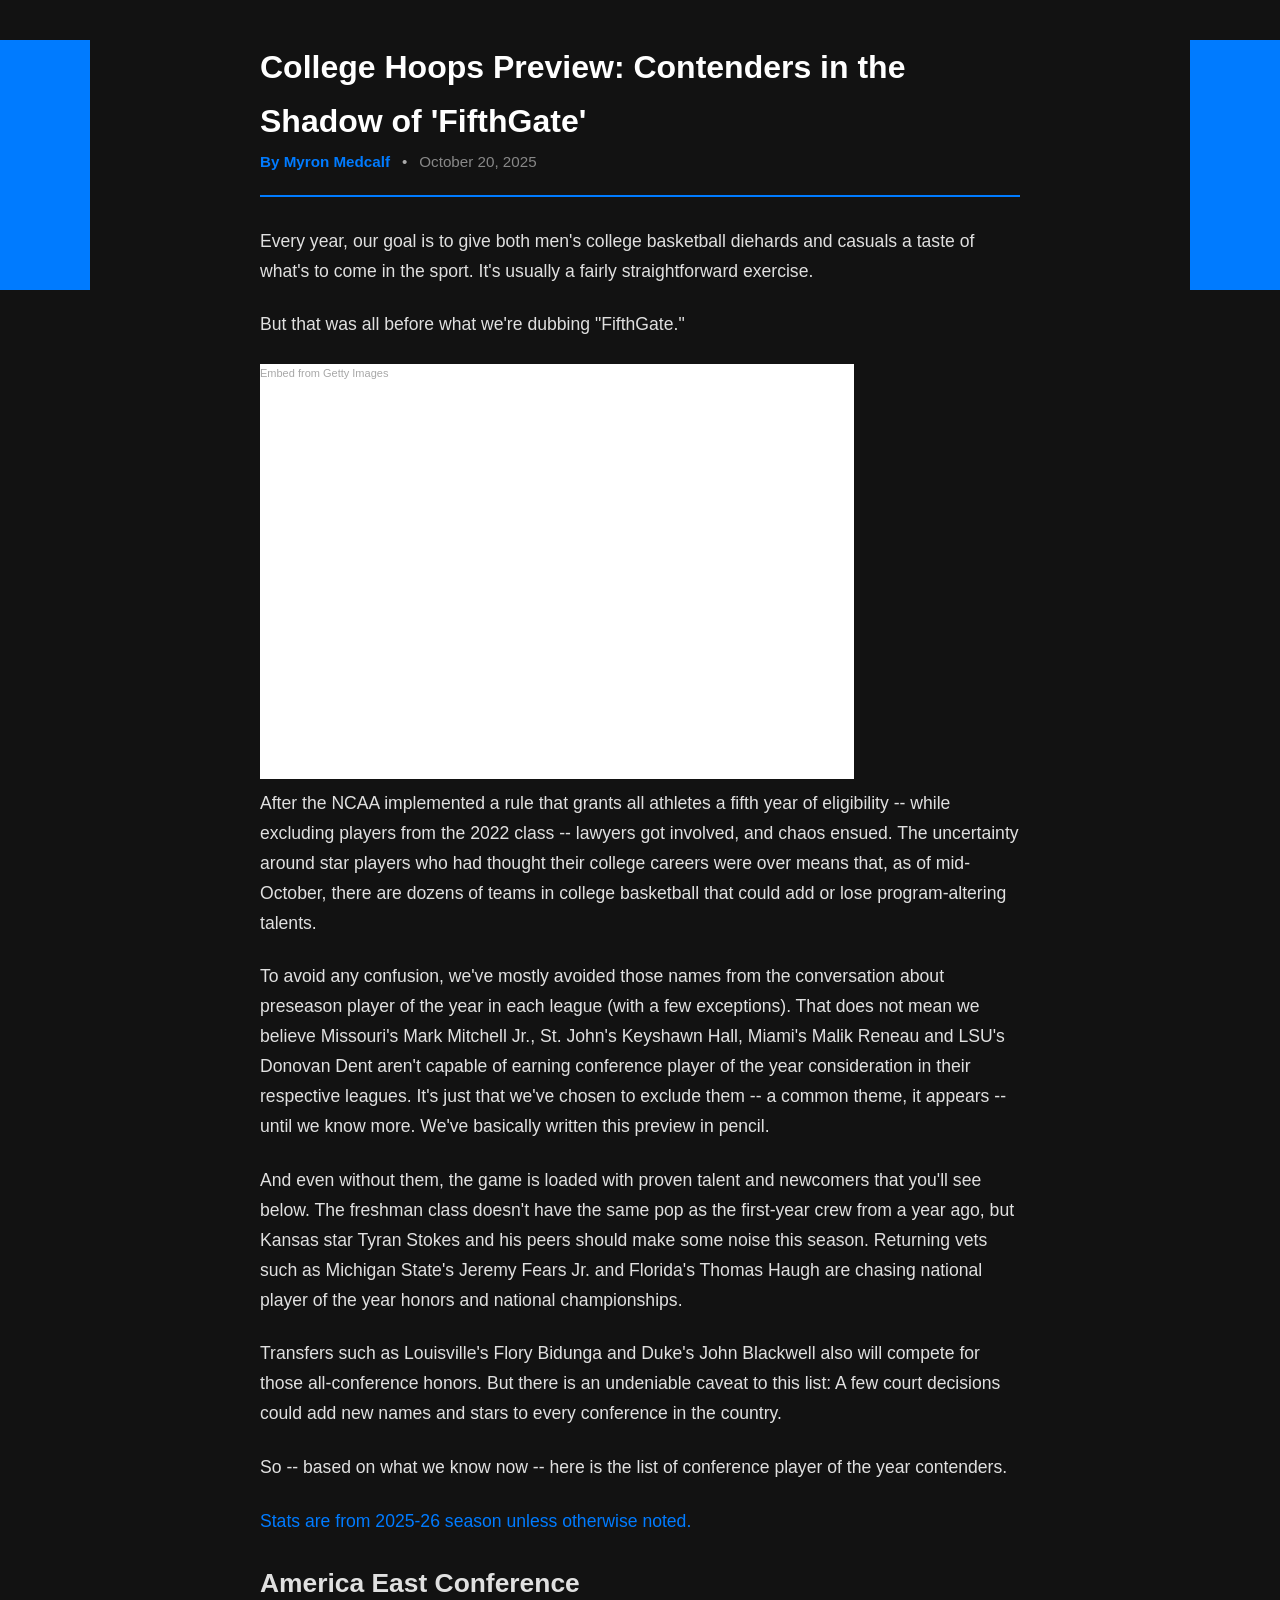
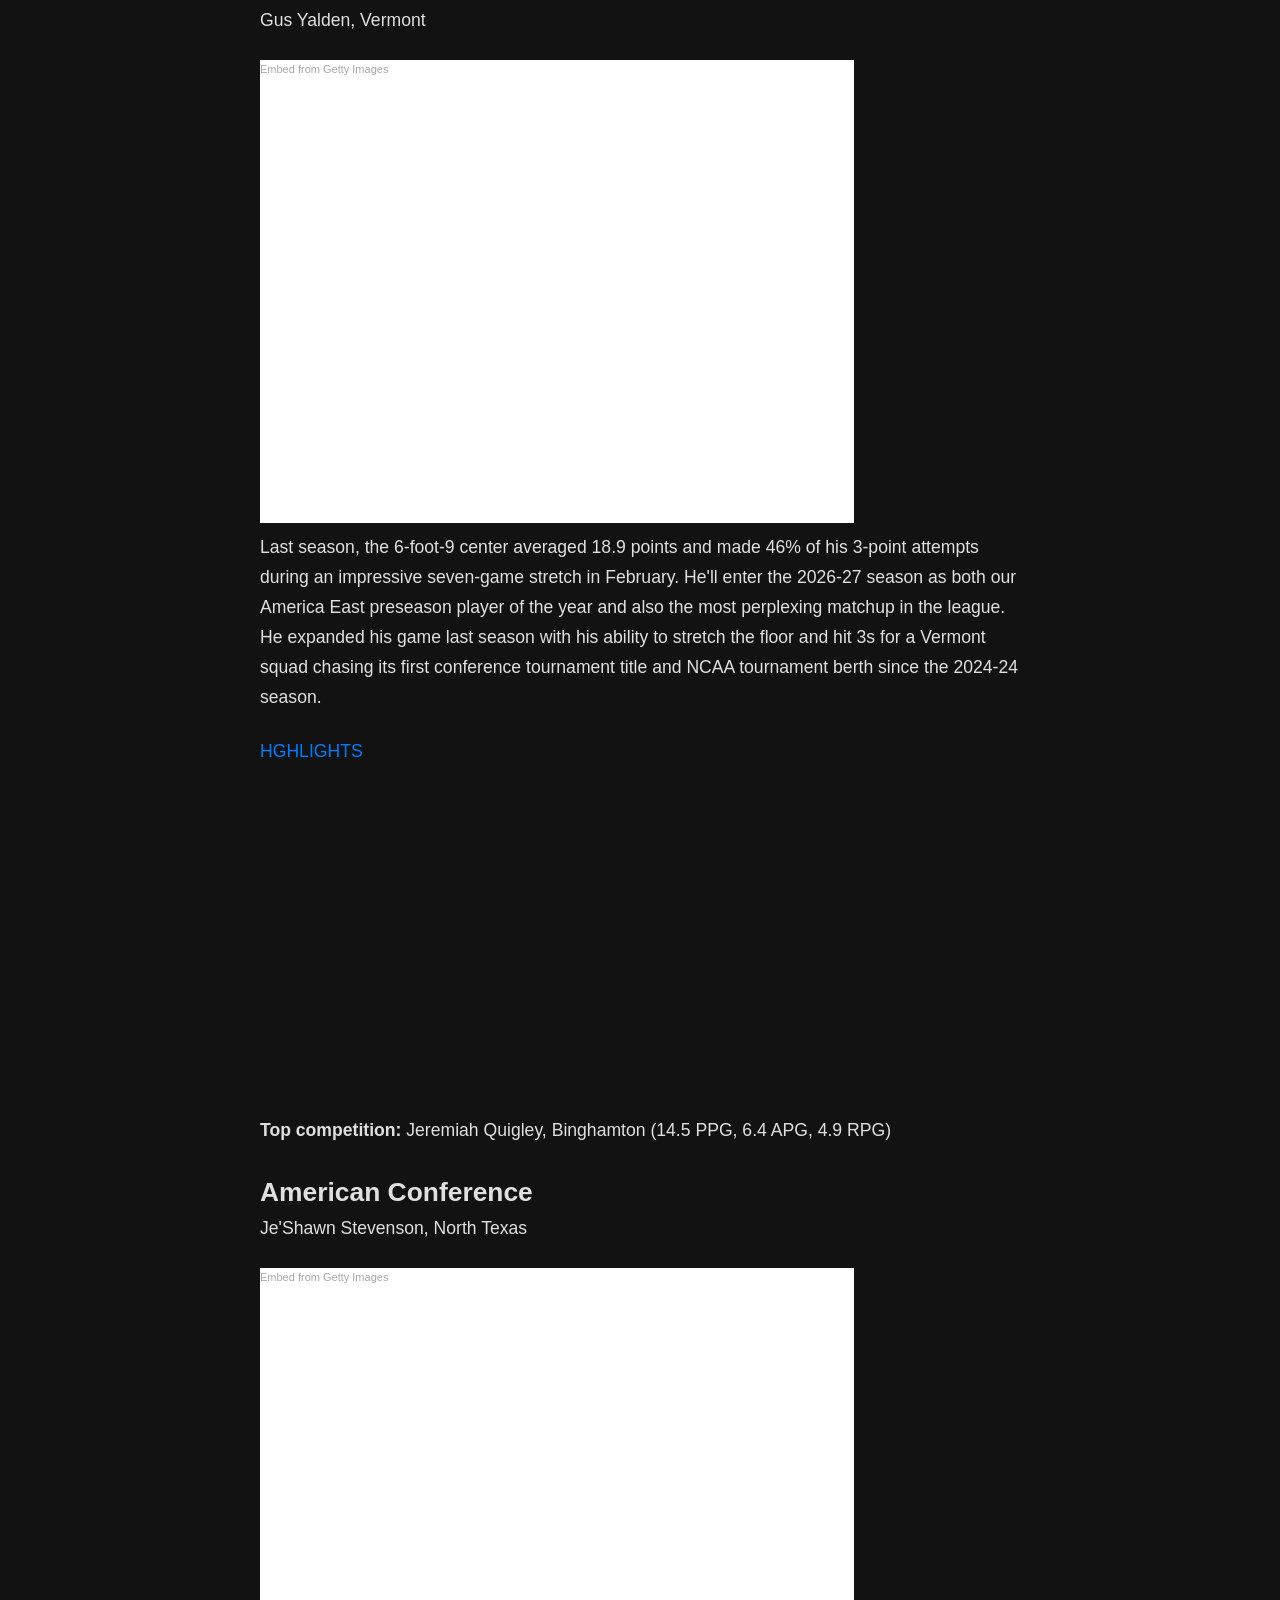
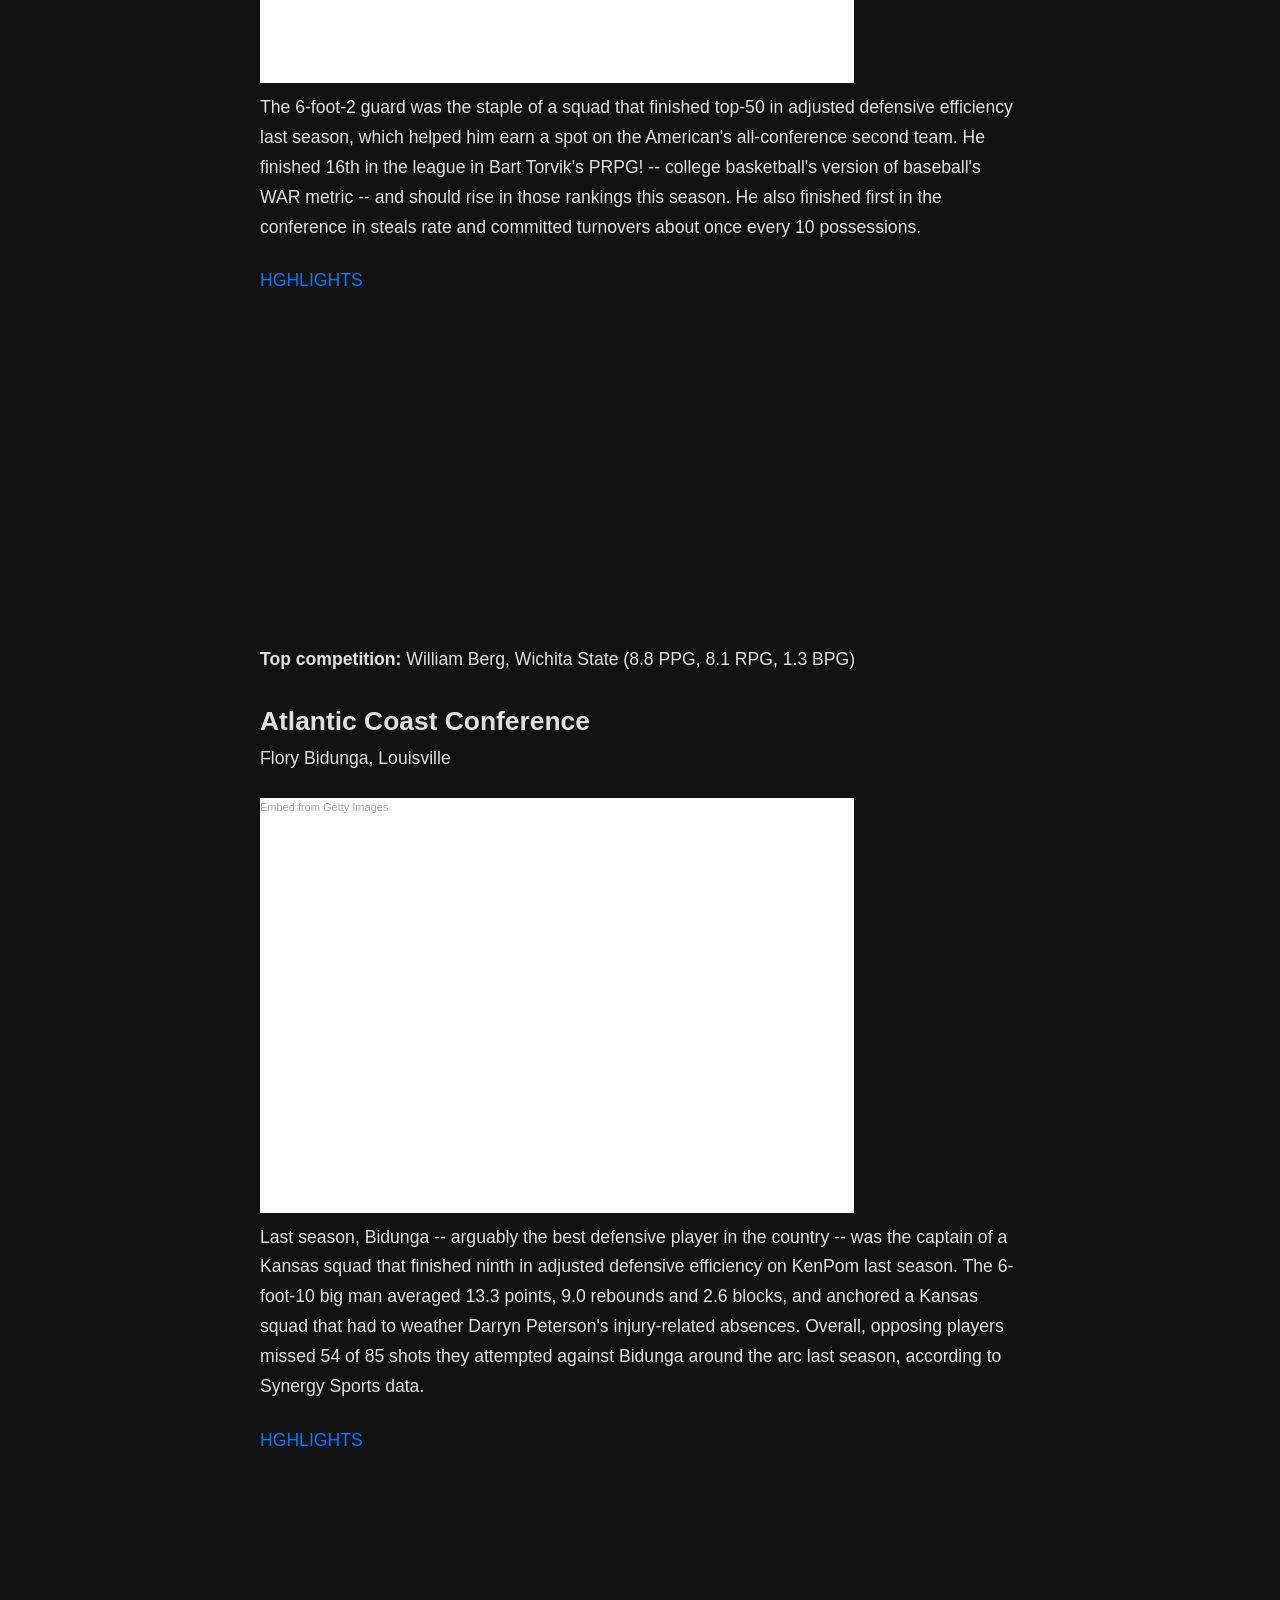
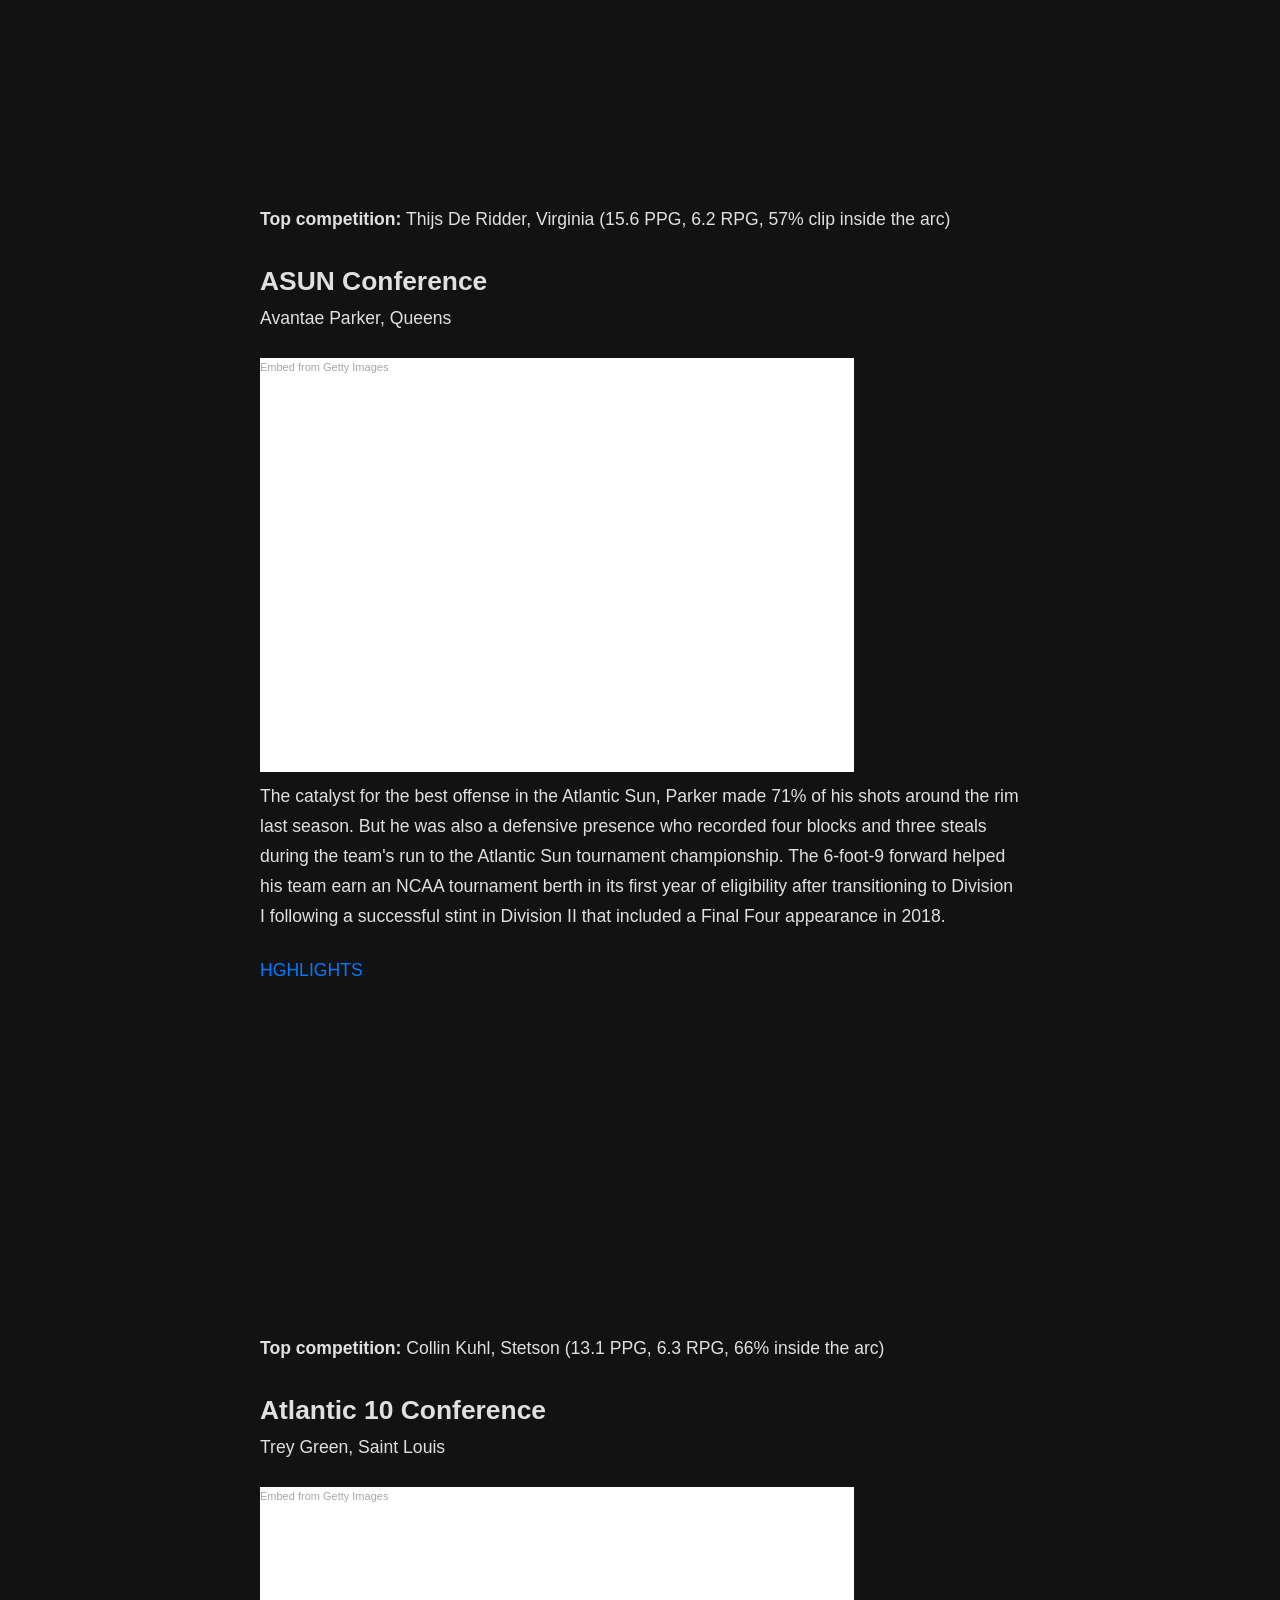
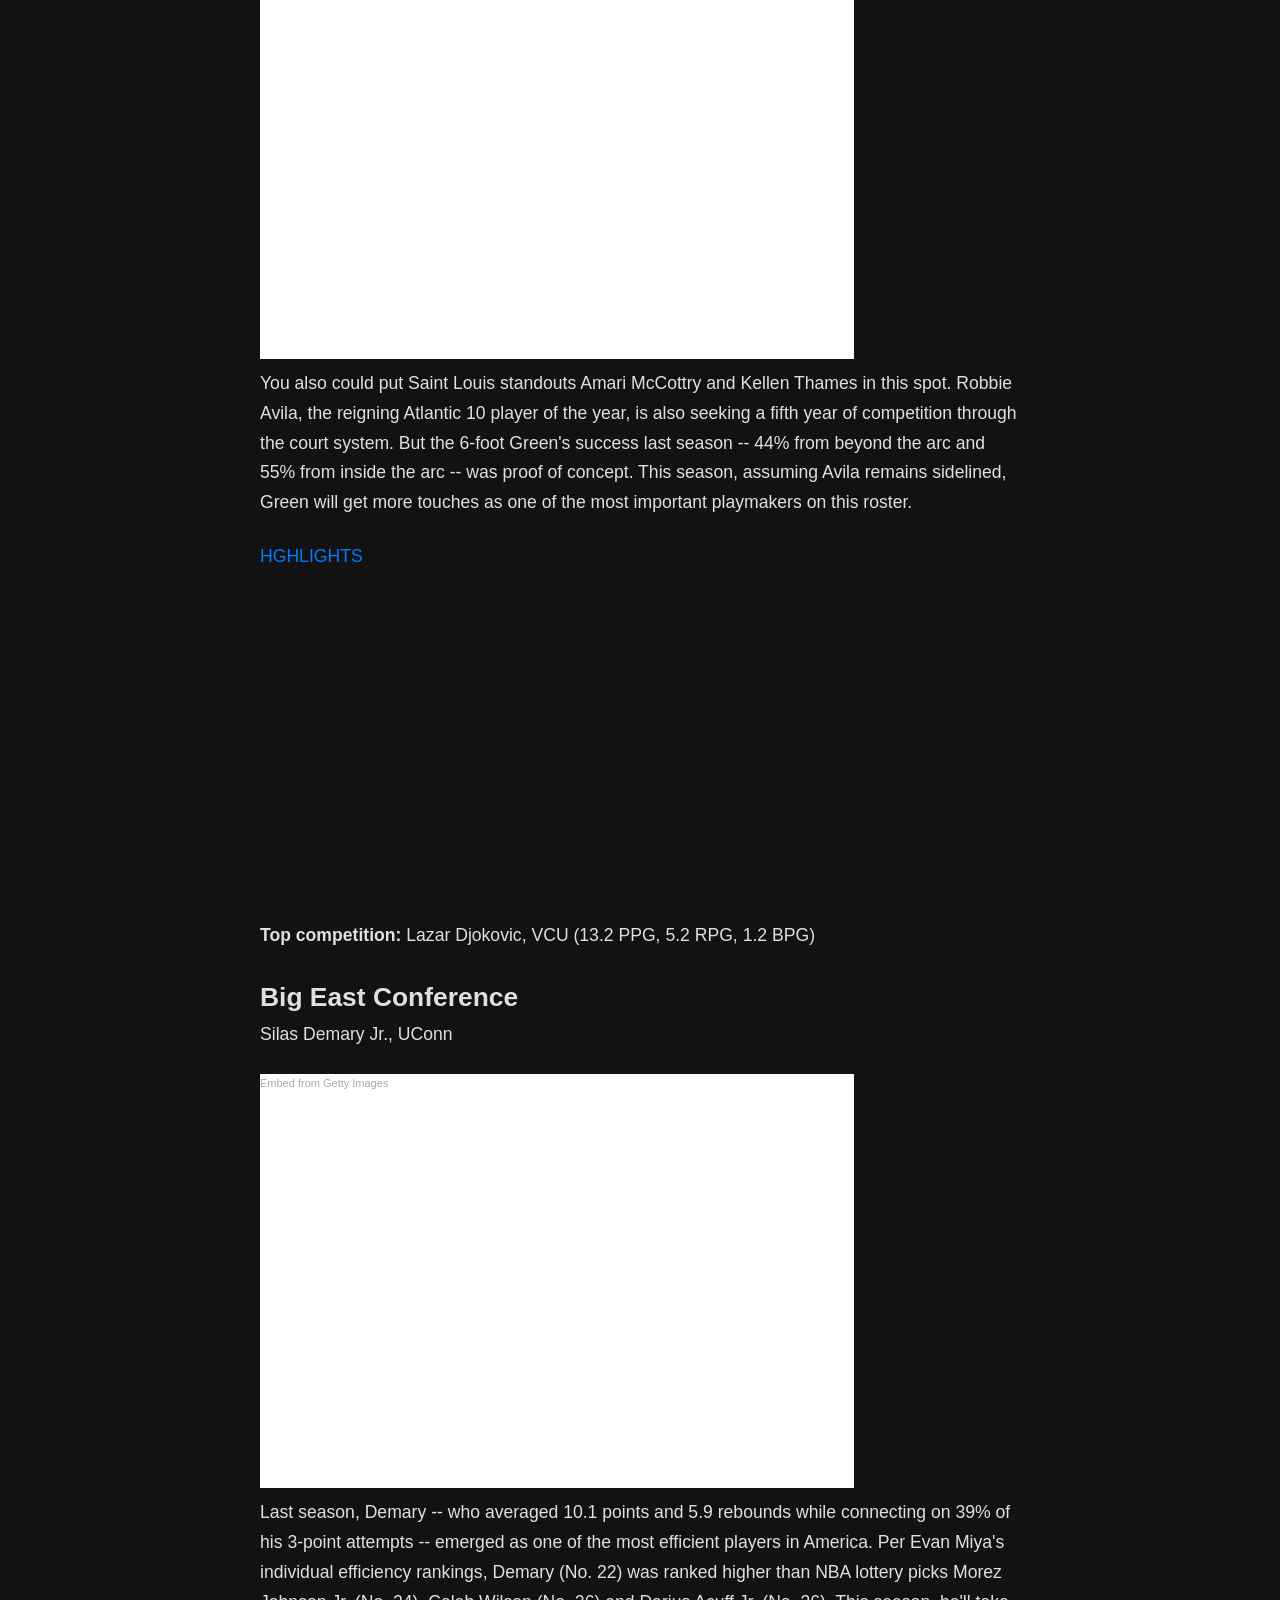
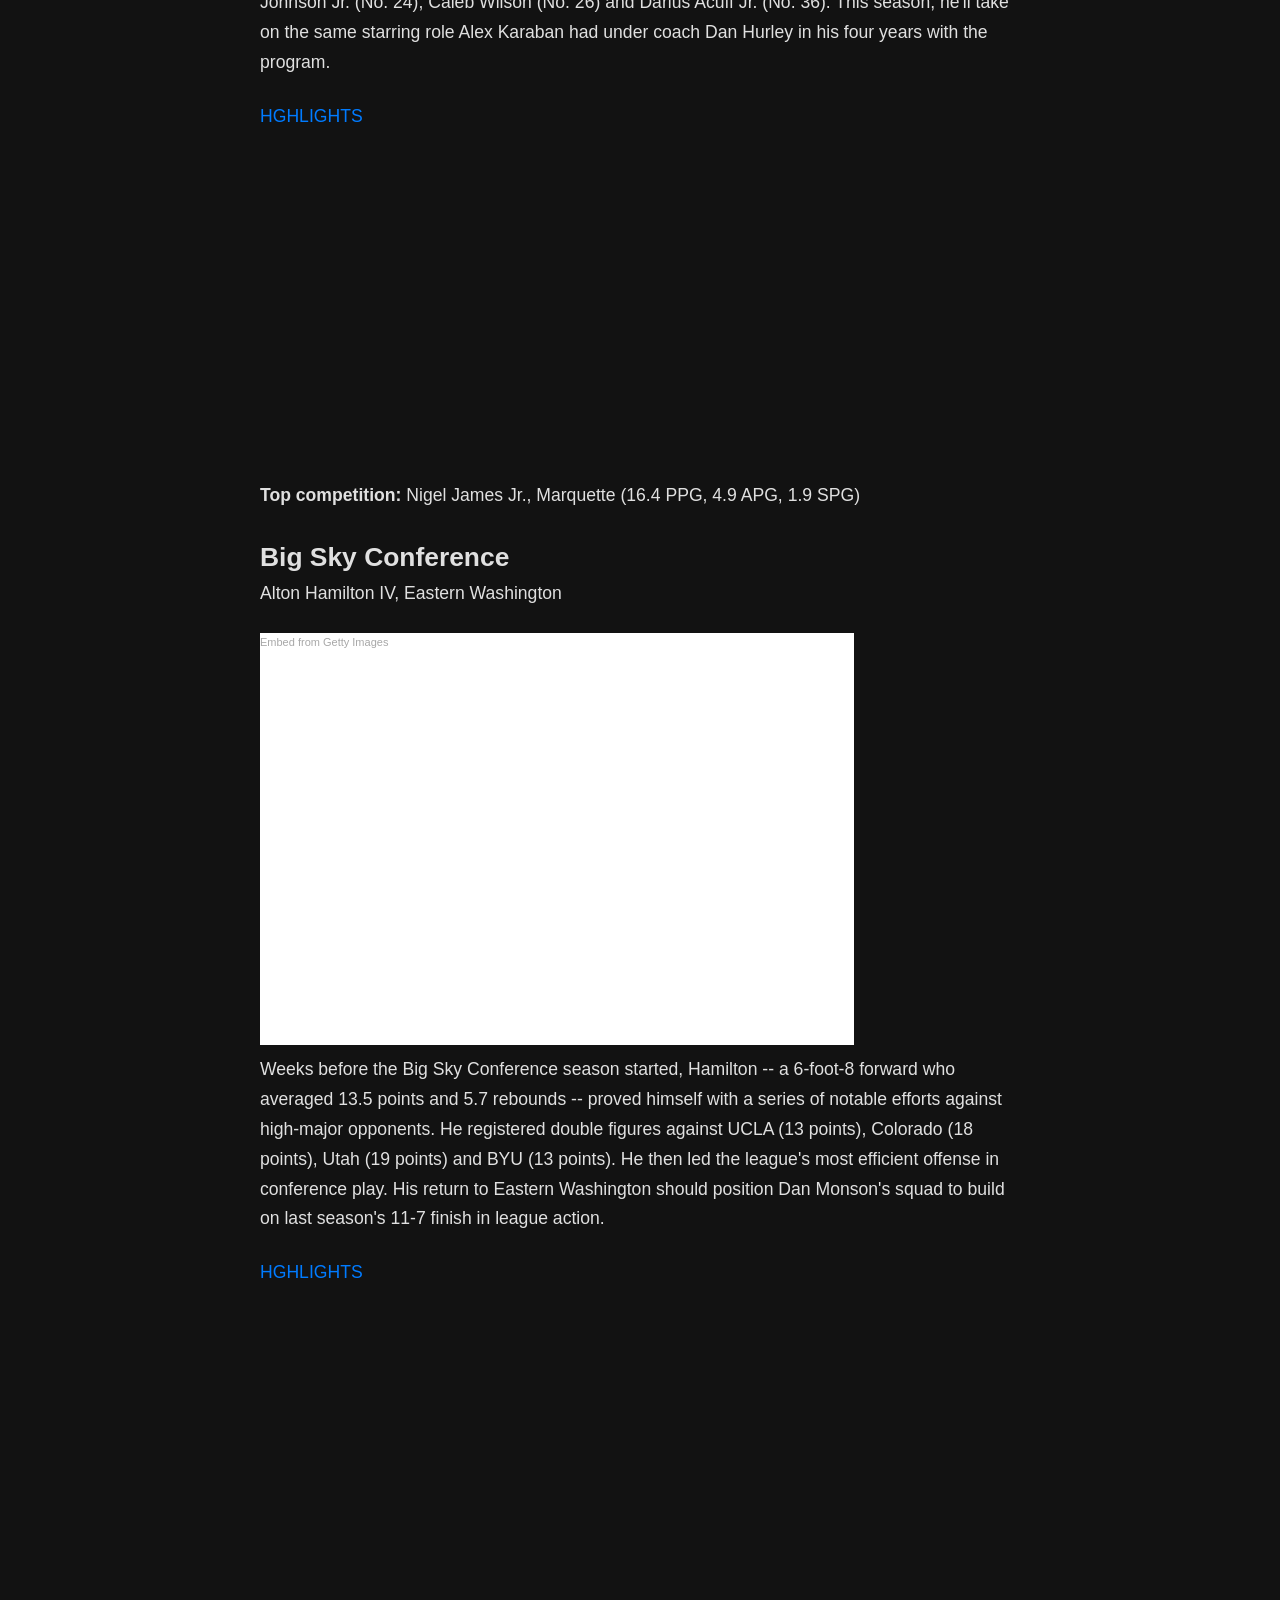
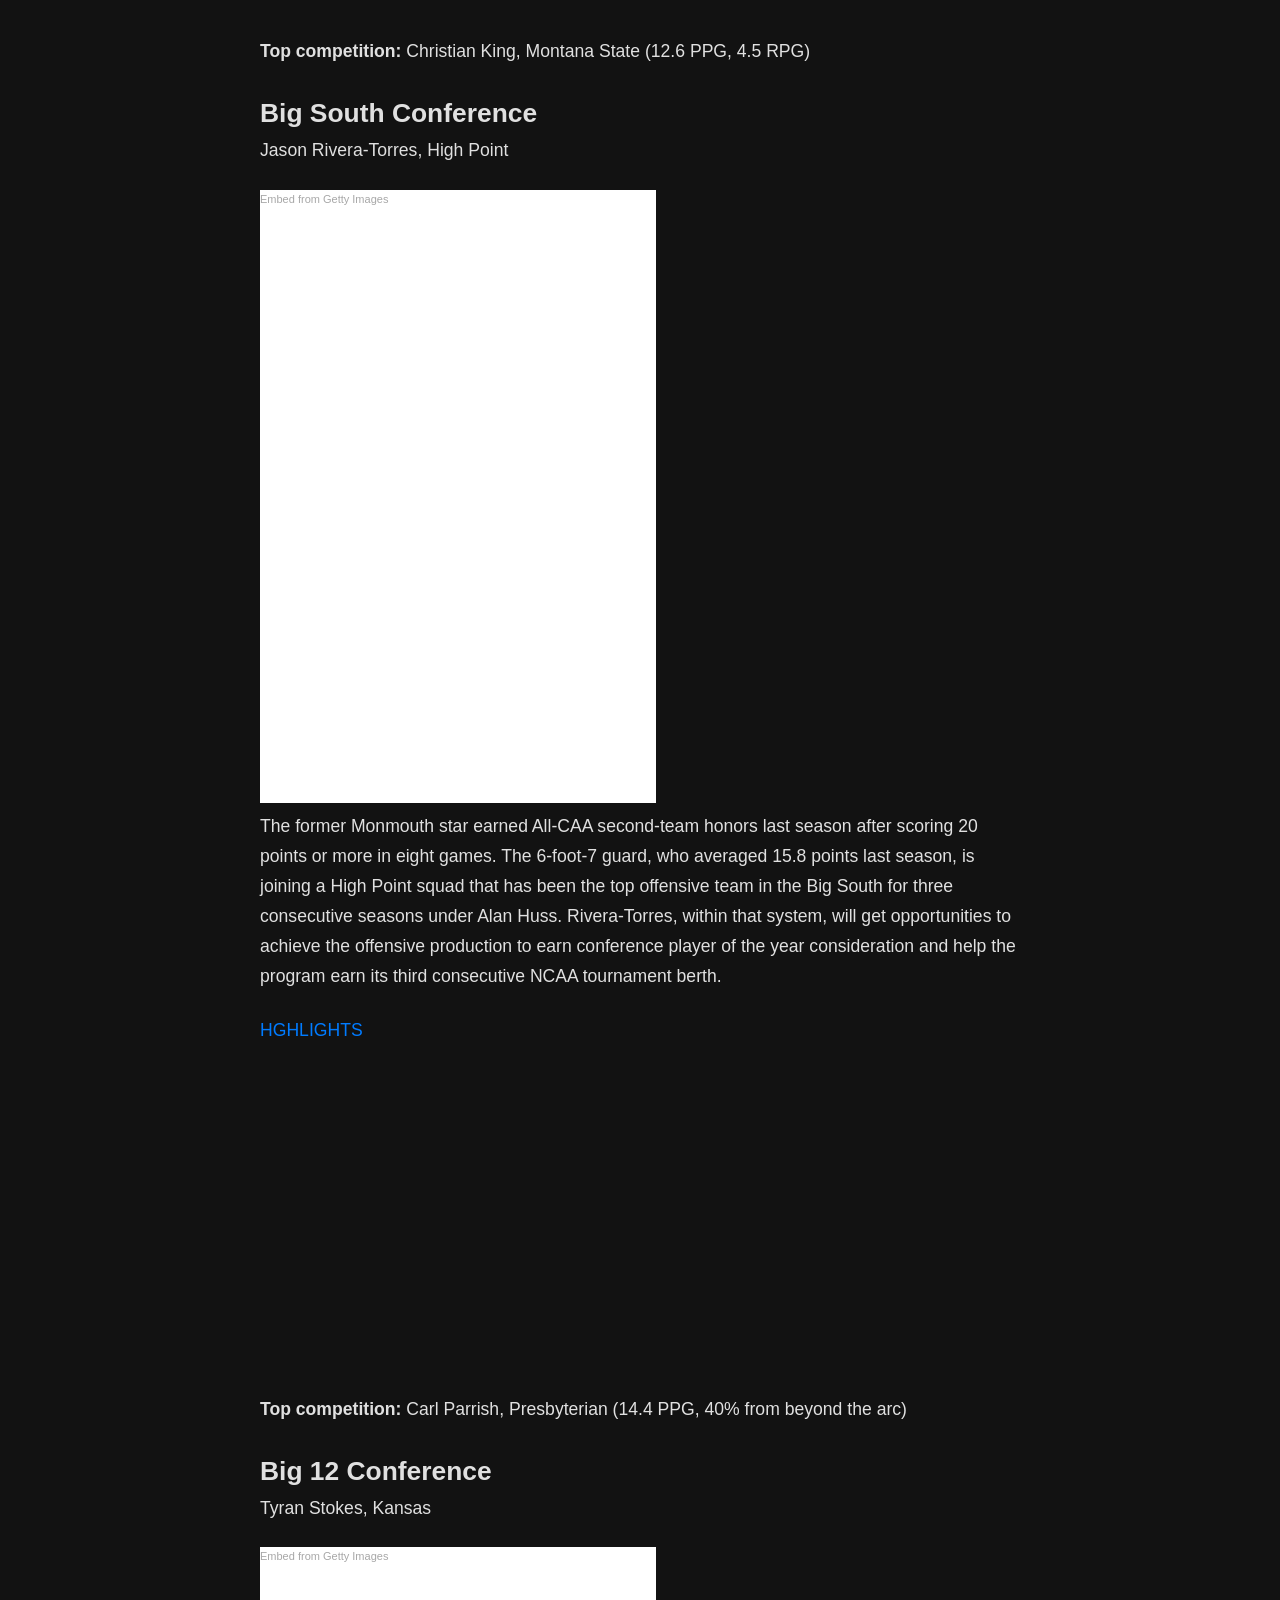
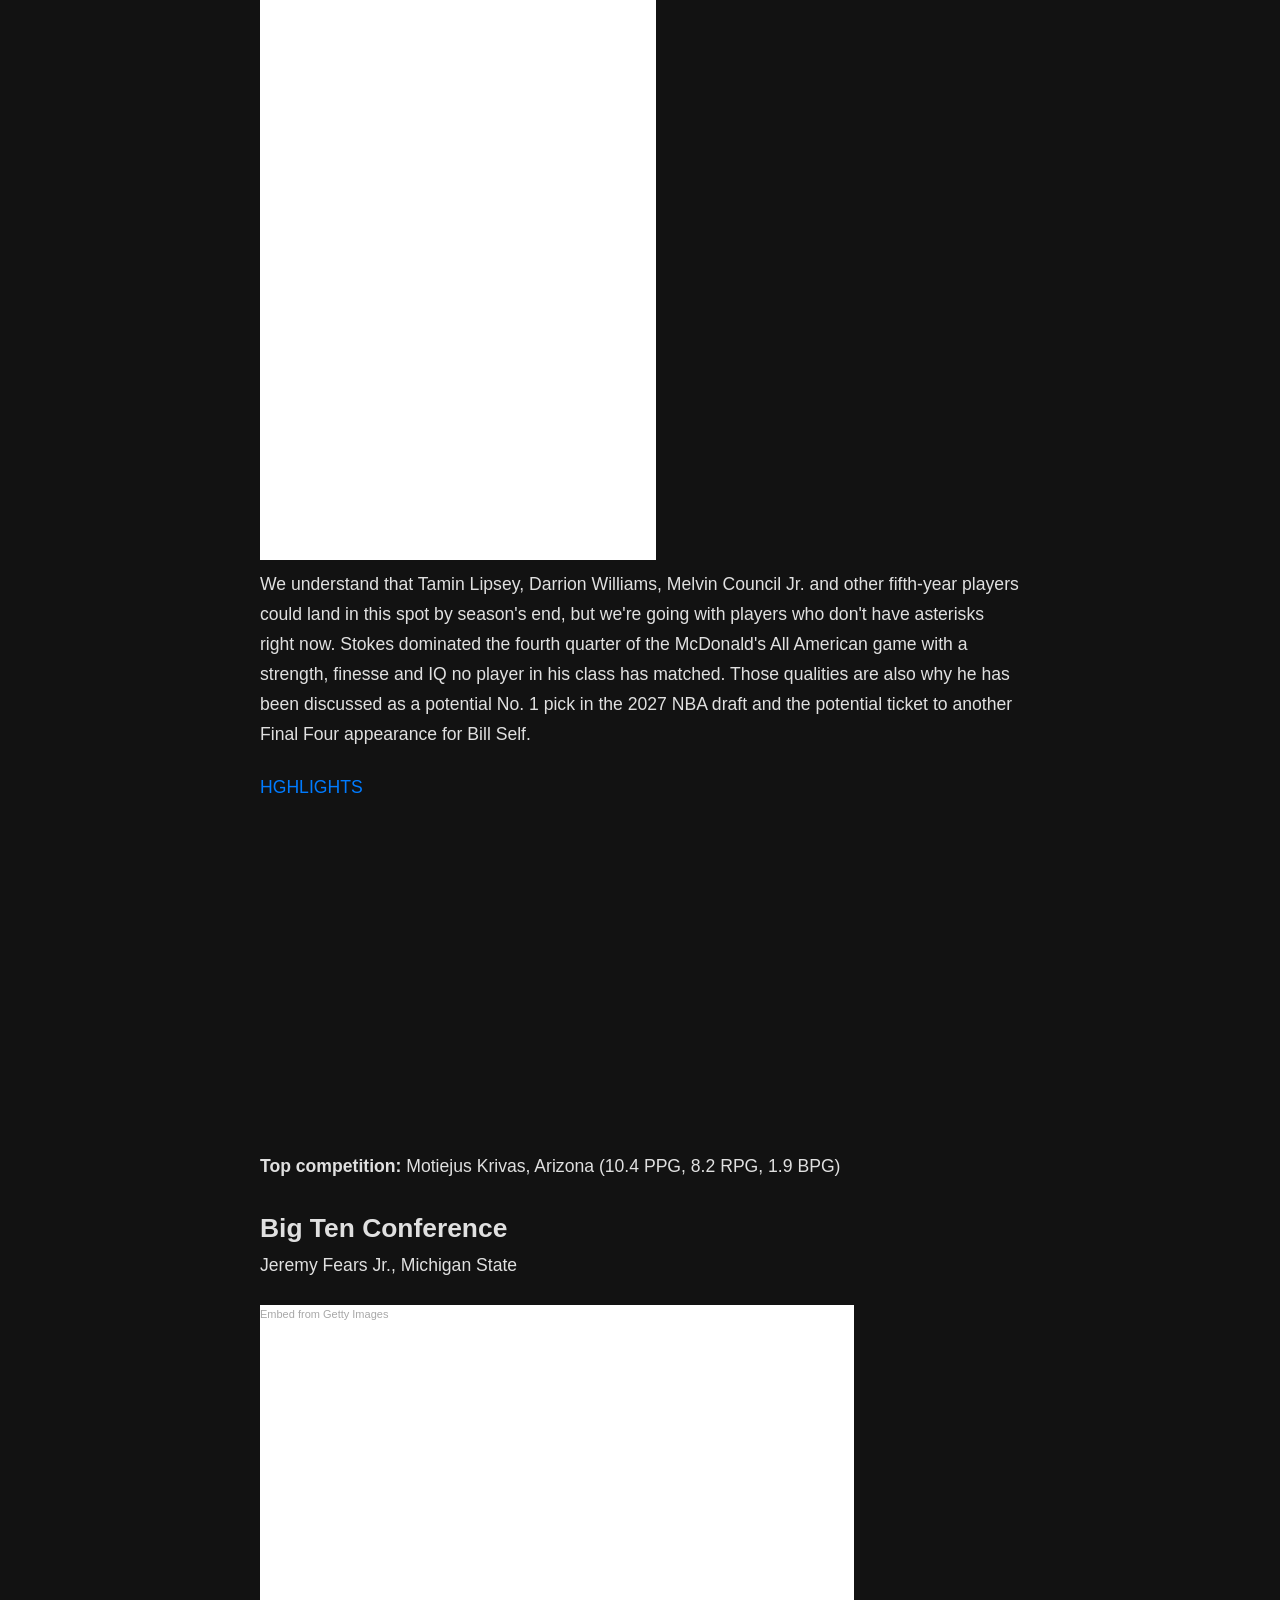
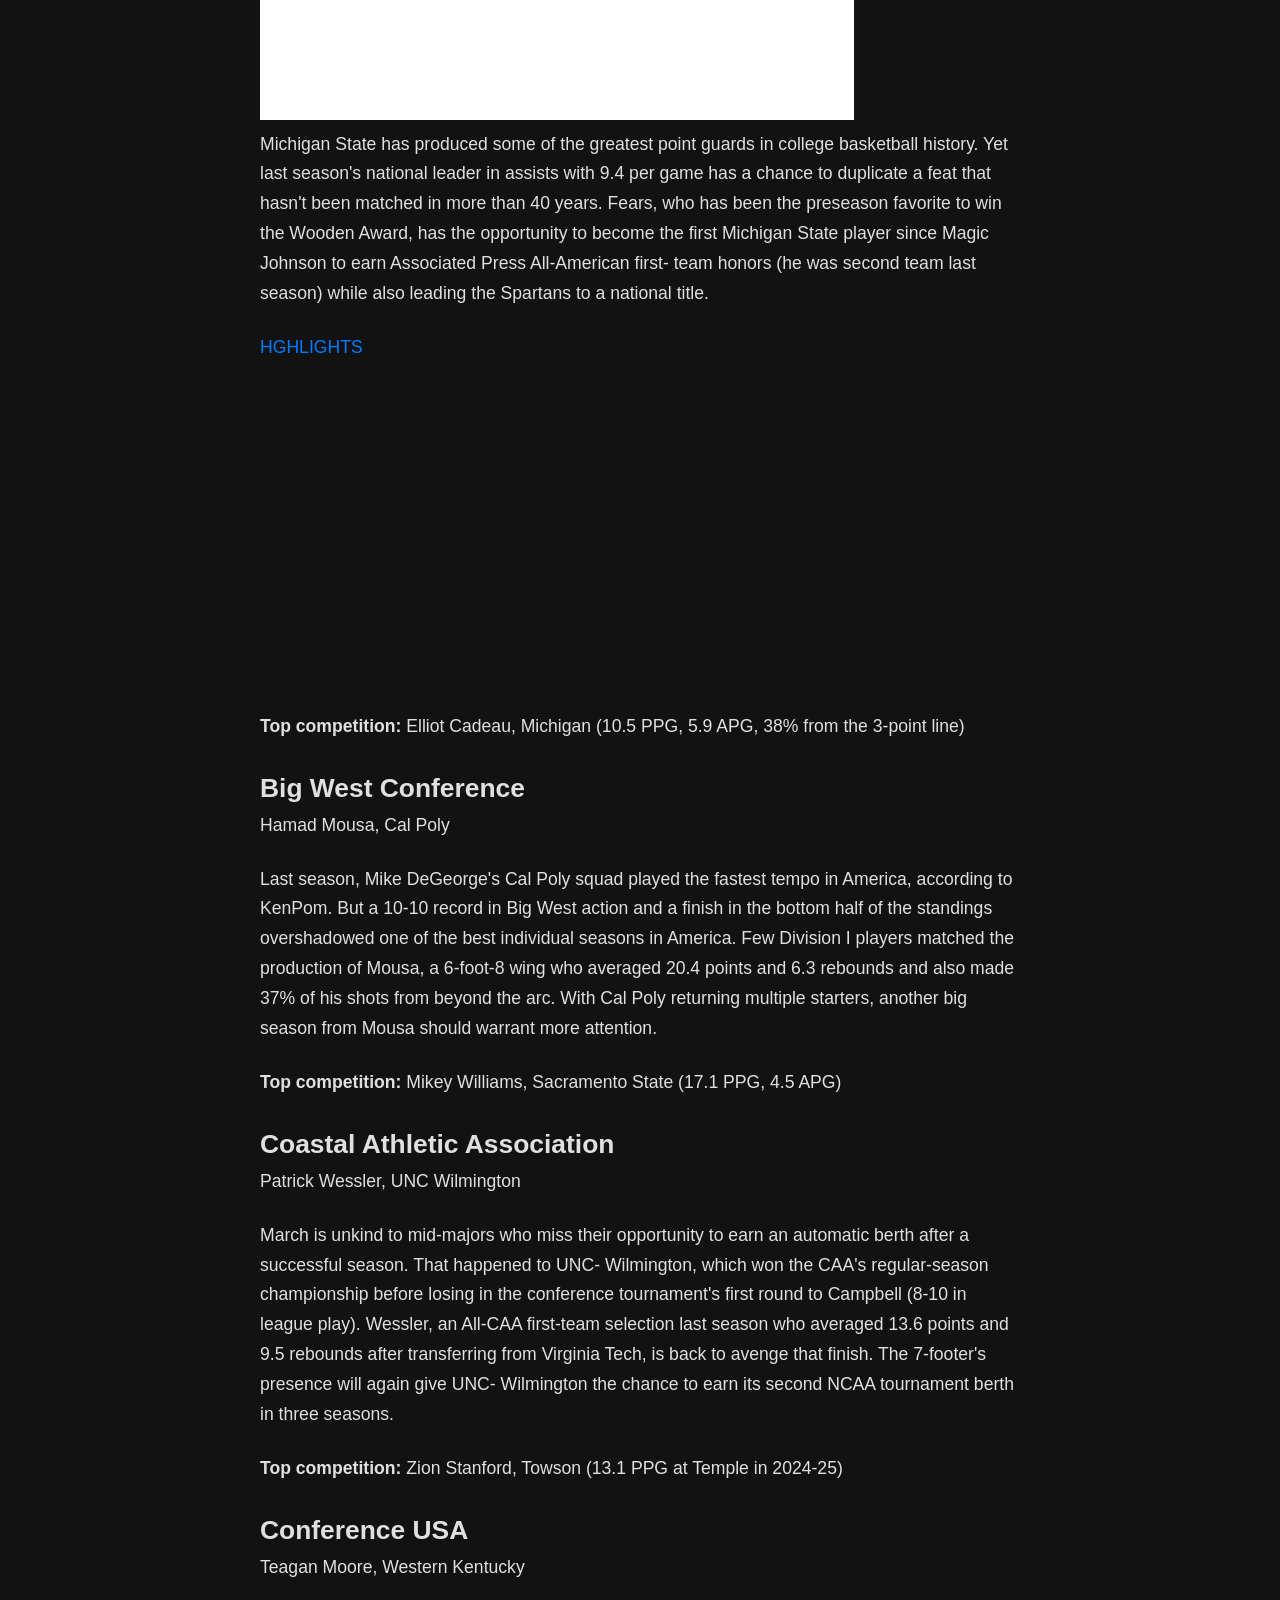
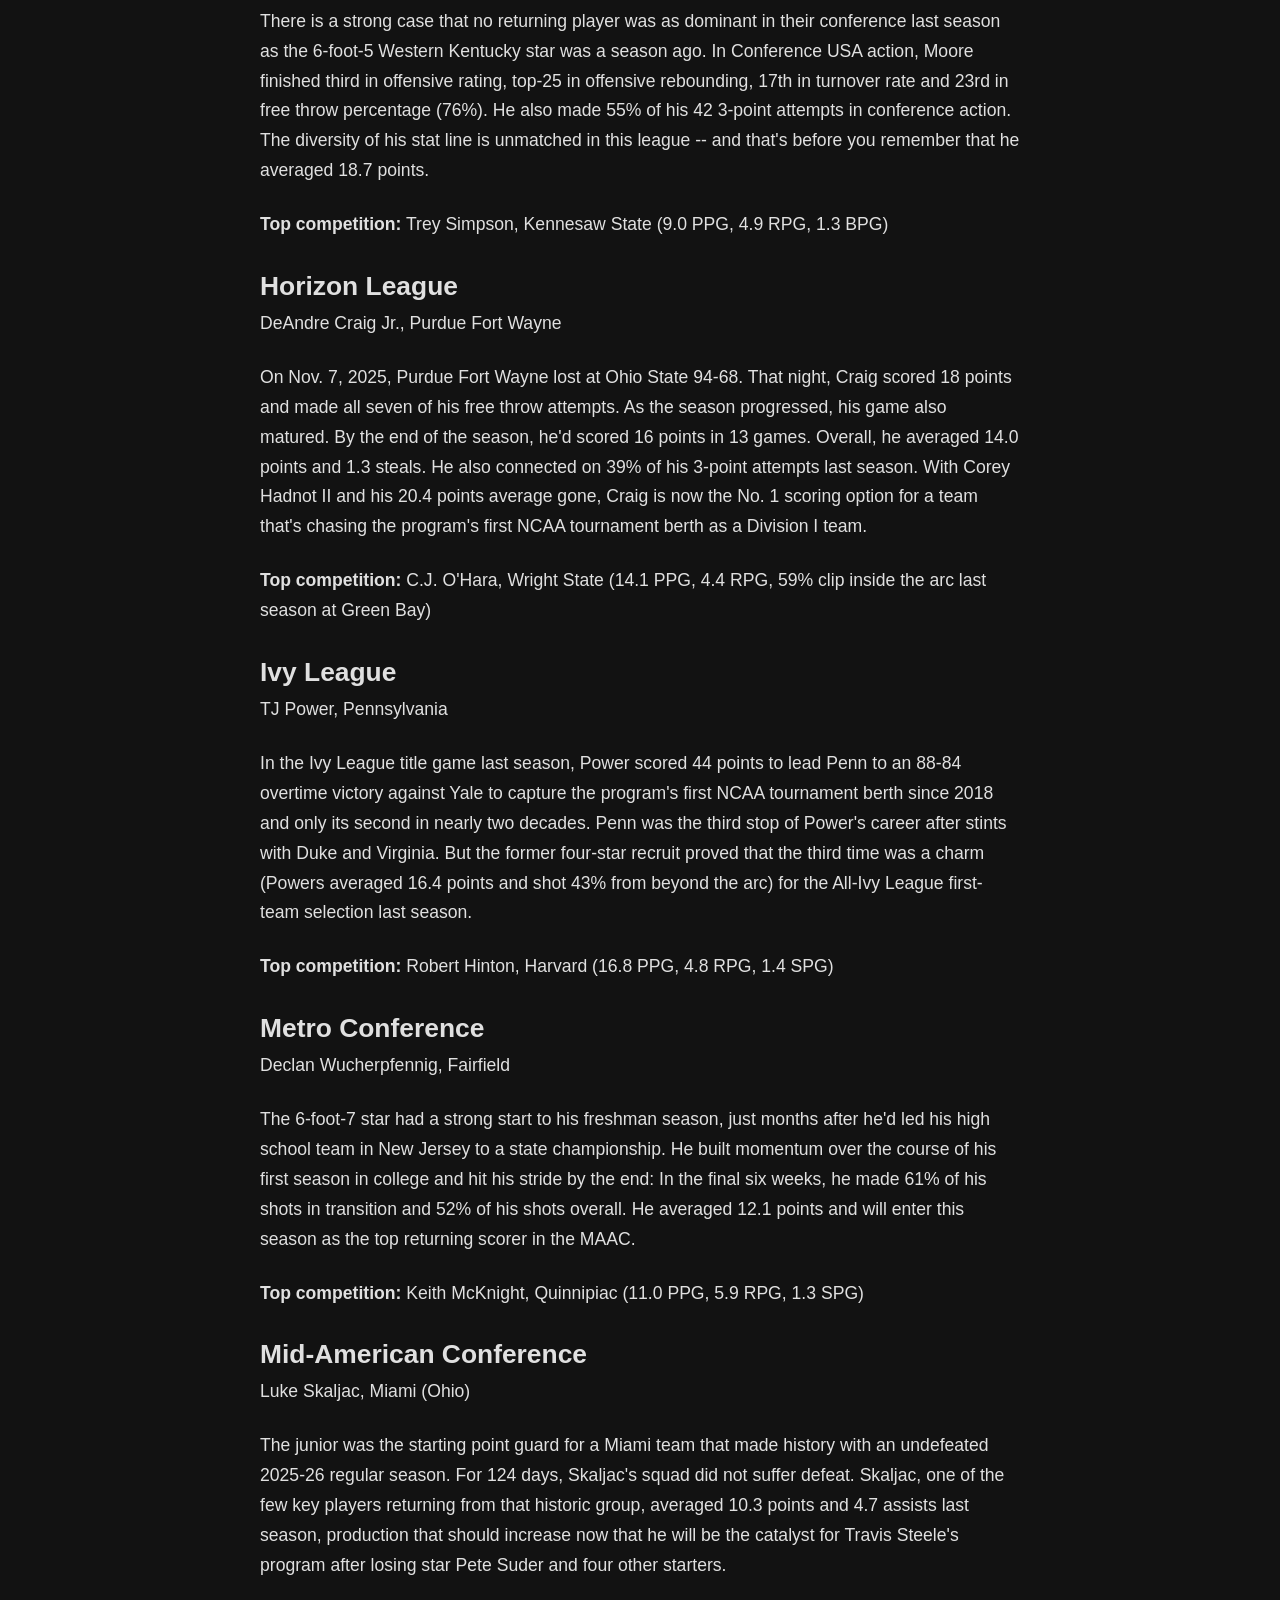
<file: cade/mterm.html>
<!DOCTYPE html>
<html lang="en">
<head>
    <meta charset="UTF-8">
    <meta name="viewport" content="width=device-width, initial-scale=1.0">
    <title>Midterm & stuff</title>
    <!-- External CSS -->
    <link rel="stylesheet" href="mterm.css">
</head>
<body>

    <div class="page-container">
        
        <!-- for blue accents -->
        <div class="side-block left-block"></div>
        <div class="side-block right-block"></div>


        <main class="article-container">
            
            <header class="article-header">
                <h1> College Hoops Preview: Contenders in the Shadow of 'FifthGate'</h1>
                
                <div class="article-meta">
                    <span class="author-byline">By Myron Medcalf</span>
                    <span>•</span>
                    <span class="publish-date">October 20, 2025</span>
                </div>
            </header>

            <article class="article-content">
                
                <p>
Every year, our goal is to give both men's college basketball diehards and
casuals a taste of what's to come in the sport. It's usually a fairly
straightforward exercise.</p>

<p>But that was all before what we're dubbing "FifthGate."</p>

<div class="getty embed image" style="background-color:#fff;display:inline-block;font-family:Roboto,sans-serif;color:#a7a7a7;font-size:11px;width:100%;max-width:594px;"><div style="padding:0;margin:0;text-align:left;"><a href="https://www.gettyimages.com/detail/98086001" target="_blank" style="color:#a7a7a7;text-decoration:none;font-weight:normal !important;border:none;display:inline-block;">Embed from Getty Images</a></div><div style="overflow:hidden;position:relative;height:0;padding:66.66667% 0 0 0;width:100%;"><iframe src="//embed.gettyimages.com/embed/98086001?et=gYEeITRvRJV7cwhKDviAVg&tld=com&sig=67w3TokizGi7ZFjMZoQjnPWBBnmF8DfsrZYN2OPoGBU=&caption=true&ver=1" scrolling="no" frameborder="0" width="594" height="396" style="display:inline-block;position:absolute;top:0;left:0;width:100%;height:100%;margin:0;"></iframe></div></div>

<p> After the NCAA implemented a rule that grants all athletes a fifth year of eligibility -- while excluding players from the 2022 class -- lawyers got
involved, and chaos ensued. The uncertainty around star players who had
thought their college careers were over means that, as of mid-October,
there are dozens of teams in college basketball that could add or lose
program-altering talents.</p>

<p>To avoid any confusion, we've mostly avoided those names from the
conversation about preseason player of the year in each league (with a few
exceptions). That does not mean we believe Missouri's Mark Mitchell Jr.,
St. John's Keyshawn Hall, Miami's Malik Reneau and LSU's Donovan Dent
aren't capable of earning conference player of the year consideration in
their respective leagues. It's just that we've chosen to exclude them -- a
common theme, it appears -- until we know more. We've basically written
this preview in pencil. </p>

<p>And even without them, the game is loaded with proven talent and newcomers
that you'll see below. The freshman class doesn't have the same pop as the
first-year crew from a year ago, but Kansas star Tyran Stokes and his
peers should make some noise this season. Returning vets such as Michigan
State's Jeremy Fears Jr. and Florida's Thomas Haugh are chasing national
player of the year honors and national championships. </p>

<p> Transfers such as Louisville's Flory Bidunga and Duke's John Blackwell
also will compete for those all-conference honors. But there is an
undeniable caveat to this list: A few court decisions could add new names
and stars to every conference in the country.</p>

<p> So -- based on what we know now -- here is the list of conference player
of the year contenders.</p>

<p style="color: #007bff;">Stats are from 2025-26 season unless otherwise noted.</p>

<h2>America East Conference</h2>
<p>Gus Yalden, Vermont</p>
<div class="getty embed image" style="background-color:#fff;display:inline-block;font-family:Roboto,sans-serif;color:#a7a7a7;font-size:11px;width:100%;max-width:594px;"><div style="padding:0;margin:0;text-align:left;"><a href="https://www.gettyimages.com/detail/2253753282" target="_blank" style="color:#a7a7a7;text-decoration:none;font-weight:normal !important;border:none;display:inline-block;">Embed from Getty Images</a></div><div style="overflow:hidden;position:relative;height:0;padding:74.915825% 0 0 0;width:100%;"><iframe src="//embed.gettyimages.com/embed/2253753282?et=sKtMF8SgQLZvm2HYnFKizg&tld=com&sig=2Vvc8ZX2gRdPO96hrIynBqfbGuBiBhSvDPrmYBS23H4=&caption=true&ver=1" scrolling="no" frameborder="0" width="594" height="445" style="display:inline-block;position:absolute;top:0;left:0;width:100%;height:100%;margin:0;"></iframe></div></div>
<p>Last season, the 6-foot-9 center averaged 18.9 points and made 46% of his
3-point attempts during an impressive seven-game stretch in February.
He'll enter the 2026-27 season as both our America East preseason player
of the year and also the most perplexing matchup in the league. He
expanded his game last season with his ability to stretch the floor and
hit 3s for a Vermont squad chasing its first conference tournament title
and NCAA tournament berth since the 2024-24 season. </p>

<p style="color: #007bff;">HGHLIGHTS</p>

<iframe width="560" height="315" src="https://www.youtube.com/embed/1PSuyijW_6w?si=sYVRmIIkvDjk7_yJ" title="YouTube video player" frameborder="0" allow="accelerometer; autoplay; clipboard-write; encrypted-media; gyroscope; picture-in-picture; web-share" referrerpolicy="strict-origin-when-cross-origin" allowfullscreen></iframe>

<p><b>Top competition:</b> Jeremiah Quigley, Binghamton (14.5 PPG, 6.4 APG, 4.9 RPG)</p>

<h2>American Conference</h2>

<p>Je'Shawn Stevenson, North Texas</p>
<div class="getty embed image" style="background-color:#fff;display:inline-block;font-family:Roboto,sans-serif;color:#a7a7a7;font-size:11px;width:100%;max-width:594px;"><div style="padding:0;margin:0;text-align:left;"><a href="https://www.gettyimages.com/detail/2262049214" target="_blank" style="color:#a7a7a7;text-decoration:none;font-weight:normal !important;border:none;display:inline-block;">Embed from Getty Images</a></div><div style="overflow:hidden;position:relative;height:0;padding:66.66667% 0 0 0;width:100%;"><iframe src="//embed.gettyimages.com/embed/2262049214?et=JaxTO6MdRtB4fyX2bSre6w&tld=com&sig=R8p6JljidJq1ocLwNNCA3jvVrBzfDehJfhwEKCcjnPY=&caption=true&ver=1" scrolling="no" frameborder="0" width="594" height="396" style="display:inline-block;position:absolute;top:0;left:0;width:100%;height:100%;margin:0;"></iframe></div></div>
<p>The 6-foot-2 guard was the staple of a squad that finished top-50 in
adjusted defensive efficiency last season, which helped him earn a spot on
the American's all-conference second team. He finished 16th in the league
in Bart Torvik's PRPG! -- college basketball's version of baseball's WAR
metric -- and should rise in those rankings this season. He also finished
first in the conference in steals rate and committed turnovers about once
every 10 possessions.</p>
<p style="color: #007bff;">HGHLIGHTS</p>

<iframe width="560" height="315" src="https://www.youtube.com/embed/K8j0q__i6j8?si=8TR1KxMeDFMQ6RWG" title="YouTube video player" frameborder="0" allow="accelerometer; autoplay; clipboard-write; encrypted-media; gyroscope; picture-in-picture; web-share" referrerpolicy="strict-origin-when-cross-origin" allowfullscreen></iframe>

<p><b>Top competition:</b> William Berg, Wichita State (8.8 PPG, 8.1 RPG, 1.3 BPG)</p>

<h2>Atlantic Coast Conference</h2>
<p>Flory Bidunga, Louisville</p>
<div class="getty embed image" style="background-color:#fff;display:inline-block;font-family:Roboto,sans-serif;color:#a7a7a7;font-size:11px;width:100%;max-width:594px;"><div style="padding:0;margin:0;text-align:left;"><a href="https://www.gettyimages.com/detail/2251791479" target="_blank" style="color:#a7a7a7;text-decoration:none;font-weight:normal !important;border:none;display:inline-block;">Embed from Getty Images</a></div><div style="overflow:hidden;position:relative;height:0;padding:66.66667% 0 0 0;width:100%;"><iframe src="//embed.gettyimages.com/embed/2251791479?et=FDQnYsLFTwtaAupXd1ykuw&tld=com&sig=JjL3vpQ5H6RNwmtCbGL-LhQRf3nPdJFy7PqIOCLUsPY=&caption=true&ver=1" scrolling="no" frameborder="0" width="594" height="396" style="display:inline-block;position:absolute;top:0;left:0;width:100%;height:100%;margin:0;"></iframe></div></div>
<p>Last season, Bidunga -- arguably the best defensive player in the country
-- was the captain of a Kansas squad that finished ninth in adjusted
defensive efficiency on KenPom last season. The 6-foot-10 big man averaged
13.3 points, 9.0 rebounds and 2.6 blocks, and anchored a Kansas squad that
had to weather Darryn Peterson's injury-related absences. Overall,
opposing players missed 54 of 85 shots they attempted against Bidunga
around the arc last season, according to Synergy Sports data.</p>
<p style="color: #007bff;">HGHLIGHTS</p>

<iframe width="560" height="315" src="https://www.youtube.com/embed/7cwk2c2Me9E?si=Mo1i7k6CsiI_jKZQ" title="YouTube video player" frameborder="0" allow="accelerometer; autoplay; clipboard-write; encrypted-media; gyroscope; picture-in-picture; web-share" referrerpolicy="strict-origin-when-cross-origin" allowfullscreen></iframe>

<p><b>Top competition:</b> Thijs De Ridder, Virginia (15.6 PPG, 6.2 RPG, 57% clip
inside the arc)</p>

<h2>ASUN Conference</h2>
<p>Avantae Parker, Queens</p>
<div class="getty embed image" style="background-color:#fff;display:inline-block;font-family:Roboto,sans-serif;color:#a7a7a7;font-size:11px;width:100%;max-width:594px;"><div style="padding:0;margin:0;text-align:left;"><a href="https://www.gettyimages.com/detail/2252459250" target="_blank" style="color:#a7a7a7;text-decoration:none;font-weight:normal !important;border:none;display:inline-block;">Embed from Getty Images</a></div><div style="overflow:hidden;position:relative;height:0;padding:66.66667% 0 0 0;width:100%;"><iframe src="//embed.gettyimages.com/embed/2252459250?et=YIXuiOAYRcd0VEF3hOXDMQ&tld=com&sig=rEvoCRjrxjZt9LAk8pXkf_hdq-r9Q2FnLYsfmrNCRn4=&caption=true&ver=1" scrolling="no" frameborder="0" width="594" height="396" style="display:inline-block;position:absolute;top:0;left:0;width:100%;height:100%;margin:0;"></iframe></div></div>
<p>The catalyst for the best offense in the Atlantic Sun, Parker made 71% of
his shots around the rim last season. But he was also a defensive presence
who recorded four blocks and three steals during the team's run to the
Atlantic Sun tournament championship. The 6-foot-9 forward helped his team
earn an NCAA tournament berth in its first year of eligibility after
transitioning to Division I following a successful stint in Division II
that included a Final Four appearance in 2018.</p>
<p style="color: #007bff;">HGHLIGHTS</p>
<iframe width="560" height="315" src="https://www.youtube.com/embed/7p83FSW34a4?si=Lj8r0YWB8oewRMq0" title="YouTube video player" frameborder="0" allow="accelerometer; autoplay; clipboard-write; encrypted-media; gyroscope; picture-in-picture; web-share" referrerpolicy="strict-origin-when-cross-origin" allowfullscreen></iframe>

<p><b>Top competition:</b> Collin Kuhl, Stetson (13.1 PPG, 6.3 RPG, 66% inside the
arc)</p>

<h2>Atlantic 10 Conference</h2>
<p>Trey Green, Saint Louis</p>

<div class="getty embed image" style="background-color:#fff;display:inline-block;font-family:Roboto,sans-serif;color:#a7a7a7;font-size:11px;width:100%;max-width:594px;"><div style="padding:0;margin:0;text-align:left;"><a href="https://www.gettyimages.com/detail/2252480753" target="_blank" style="color:#a7a7a7;text-decoration:none;font-weight:normal !important;border:none;display:inline-block;">Embed from Getty Images</a></div><div style="overflow:hidden;position:relative;height:0;padding:76.26263% 0 0 0;width:100%;"><iframe src="//embed.gettyimages.com/embed/2252480753?et=smg207kmQP5EfHdR6_chOA&tld=com&sig=r1vehDtl9lGkY6LFifBtPLmdFj9WCOBRyRKQXJoHVg4=&caption=true&ver=1" scrolling="no" frameborder="0" width="594" height="453" style="display:inline-block;position:absolute;top:0;left:0;width:100%;height:100%;margin:0;"></iframe></div></div>
<p>You also could put Saint Louis standouts Amari McCottry and Kellen Thames
in this spot. Robbie Avila, the reigning Atlantic 10 player of the year,
is also seeking a fifth year of competition through the court system. But
the 6-foot Green's success last season -- 44% from beyond the arc and 55%
from inside the arc -- was proof of concept. This season, assuming Avila
remains sidelined, Green will get more touches as one of the most
important playmakers on this roster.</p>
<p style="color: #007bff;">HGHLIGHTS</p>
<iframe width="560" height="315" src="https://www.youtube.com/embed/-DE2-CQU-70?si=7pwzWIVt5KZqLxgo" title="YouTube video player" frameborder="0" allow="accelerometer; autoplay; clipboard-write; encrypted-media; gyroscope; picture-in-picture; web-share" referrerpolicy="strict-origin-when-cross-origin" allowfullscreen></iframe>

<p><b>Top competition:</b> Lazar Djokovic, VCU (13.2 PPG, 5.2 RPG, 1.2 BPG)</p>

<h2>Big East Conference</h2>
<p>Silas Demary Jr., UConn</p>
<div class="getty embed image" style="background-color:#fff;display:inline-block;font-family:Roboto,sans-serif;color:#a7a7a7;font-size:11px;width:100%;max-width:594px;"><div style="padding:0;margin:0;text-align:left;"><a href="https://www.gettyimages.com/detail/2268978517" target="_blank" style="color:#a7a7a7;text-decoration:none;font-weight:normal !important;border:none;display:inline-block;">Embed from Getty Images</a></div><div style="overflow:hidden;position:relative;height:0;padding:66.66667% 0 0 0;width:100%;"><iframe src="//embed.gettyimages.com/embed/2268978517?et=c4d0OnB9TX98doZnwzIwng&tld=com&sig=Y_5nEHh8NbenkMPd12vfZ86NhHW6yoQJ65xLtTcMt2g=&caption=true&ver=1" scrolling="no" frameborder="0" width="594" height="396" style="display:inline-block;position:absolute;top:0;left:0;width:100%;height:100%;margin:0;"></iframe></div></div>

<p>Last season, Demary -- who averaged 10.1 points and 5.9 rebounds while
connecting on 39% of his 3-point attempts -- emerged as one of the most
efficient players in America. Per Evan Miya's individual efficiency
rankings, Demary (No. 22) was ranked higher than NBA lottery picks Morez
Johnson Jr. (No. 24), Caleb Wilson (No. 26) and Darius Acuff Jr. (No. 36).
This season, he'll take on the same starring role Alex Karaban had under
coach Dan Hurley in his four years with the program.</p>
<p style="color: #007bff;">HGHLIGHTS</p>

<iframe width="560" height="315" src="https://www.youtube.com/embed/y1P-6kMCT-8?si=xatKtynKjXY6nlHS" title="YouTube video player" frameborder="0" allow="accelerometer; autoplay; clipboard-write; encrypted-media; gyroscope; picture-in-picture; web-share" referrerpolicy="strict-origin-when-cross-origin" allowfullscreen></iframe>

<p><b>Top competition:</b> Nigel James Jr., Marquette (16.4 PPG, 4.9 APG, 1.9 SPG)</p>
<h2>Big Sky Conference</h2>

<p>Alton Hamilton IV, Eastern Washington</p>
<div class="getty embed image" style="background-color:#fff;display:inline-block;font-family:Roboto,sans-serif;color:#a7a7a7;font-size:11px;width:100%;max-width:594px;"><div style="padding:0;margin:0;text-align:left;"><a href="https://www.gettyimages.com/detail/2251835501" target="_blank" style="color:#a7a7a7;text-decoration:none;font-weight:normal !important;border:none;display:inline-block;">Embed from Getty Images</a></div><div style="overflow:hidden;position:relative;height:0;padding:66.16161% 0 0 0;width:100%;"><iframe src="//embed.gettyimages.com/embed/2251835501?et=I_u2fp3KQjts7Xx4i2EaLg&tld=com&sig=OtpdvU5CNL_OFoqIfjs9QRC8xQ0-48JzAtgVEIIDVEo=&caption=true&ver=1" scrolling="no" frameborder="0" width="594" height="393" style="display:inline-block;position:absolute;top:0;left:0;width:100%;height:100%;margin:0;"></iframe></div></div><p>Weeks before the Big Sky Conference season started, Hamilton -- a 6-foot-8
forward who averaged 13.5 points and 5.7 rebounds -- proved himself with a
series of notable efforts against high-major opponents. He registered
double figures against UCLA (13 points), Colorado (18 points), Utah (19
points) and BYU (13 points). He then led the league's most efficient
offense in conference play. His return to Eastern Washington should
position Dan Monson's squad to build on last season's 11-7 finish in
league action.</p>
<p style="color: #007bff;">HGHLIGHTS</p>
<iframe width="560" height="315" src="https://www.youtube.com/embed/AUHXYI4rpzU?si=Ztp7AJt1U8GvLHSb" title="YouTube video player" frameborder="0" allow="accelerometer; autoplay; clipboard-write; encrypted-media; gyroscope; picture-in-picture; web-share" referrerpolicy="strict-origin-when-cross-origin" allowfullscreen></iframe>

<p><b>Top competition:</b> Christian King, Montana State (12.6 PPG, 4.5 RPG)</p>
<h2>Big South Conference</h2>

<p>Jason Rivera-Torres, High Point</p>
<div class="getty embed image" style="background-color:#fff;display:inline-block;font-family:Roboto,sans-serif;color:#a7a7a7;font-size:11px;width:100%;max-width:396px;"><div style="padding:0;margin:0;text-align:left;"><a href="https://www.gettyimages.com/detail/2266469377" target="_blank" style="color:#a7a7a7;text-decoration:none;font-weight:normal !important;border:none;display:inline-block;">Embed from Getty Images</a></div><div style="overflow:hidden;position:relative;height:0;padding:150% 0 0 0;width:100%;"><iframe src="//embed.gettyimages.com/embed/2266469377?et=yD3NTXZZSa5AQ7SSfBJPNw&tld=com&sig=Rppg28WGqJQm6zj5H7ydG_ul9JKNsGe3E9LKa5JenKc=&caption=true&ver=1" scrolling="no" frameborder="0" width="396" height="594" style="display:inline-block;position:absolute;top:0;left:0;width:100%;height:100%;margin:0;"></iframe></div></div><p>The former Monmouth star earned All-CAA second-team honors last season
after scoring 20 points or more in eight games. The 6-foot-7 guard, who
averaged 15.8 points last season, is joining a High Point squad that has
been the top offensive team in the Big South for three consecutive seasons
under Alan Huss. Rivera-Torres, within that system, will get opportunities
to achieve the offensive production to earn conference player of the year
consideration and help the program earn its third consecutive NCAA
tournament berth.</p>
<p style="color: #007bff;">HGHLIGHTS</p>
<iframe width="560" height="315" src="https://www.youtube.com/embed/wMovZNzcgxE?si=Wxav9lzUwNcRZE09" title="YouTube video player" frameborder="0" allow="accelerometer; autoplay; clipboard-write; encrypted-media; gyroscope; picture-in-picture; web-share" referrerpolicy="strict-origin-when-cross-origin" allowfullscreen></iframe>

<p><b>Top competition:</b> Carl Parrish, Presbyterian (14.4 PPG, 40% from beyond the
arc)</p>
<h2>Big 12 Conference</h2>
<p>Tyran Stokes, Kansas</p>
<div class="getty embed image" style="background-color:#fff;display:inline-block;font-family:Roboto,sans-serif;color:#a7a7a7;font-size:11px;width:100%;max-width:396px;"><div style="padding:0;margin:0;text-align:left;"><a href="https://www.gettyimages.com/detail/2300832400" target="_blank" style="color:#a7a7a7;text-decoration:none;font-weight:normal !important;border:none;display:inline-block;">Embed from Getty Images</a></div><div style="overflow:hidden;position:relative;height:0;padding:150% 0 0 0;width:100%;"><iframe src="//embed.gettyimages.com/embed/2300832400?et=dlZMNGMNTc9j_38gH8u_IQ&tld=com&sig=9LGb1GiEksz1Q_KOW0vi-NHch6lI-cl-KJN7HxF7S9E=&caption=true&ver=1" scrolling="no" frameborder="0" width="396" height="594" style="display:inline-block;position:absolute;top:0;left:0;width:100%;height:100%;margin:0;"></iframe></div></div>
<p>We understand that Tamin Lipsey, Darrion Williams, Melvin Council Jr. and
other fifth-year players could land in this spot by season's end, but
we're going with players who don't have asterisks right now. Stokes
dominated the fourth quarter of the McDonald's All American game with a
strength, finesse and IQ no player in his class has matched. Those
qualities are also why he has been discussed as a potential No. 1 pick in
the 2027 NBA draft and the potential ticket to another Final Four
appearance for Bill Self.</p>
<p style="color: #007bff;">HGHLIGHTS</p>
<iframe width="560" height="315" src="https://www.youtube.com/embed/OM2c0Xi2Gus?si=VaYOCEZIrpT7RQB_" title="YouTube video player" frameborder="0" allow="accelerometer; autoplay; clipboard-write; encrypted-media; gyroscope; picture-in-picture; web-share" referrerpolicy="strict-origin-when-cross-origin" allowfullscreen></iframe>

<p><b>Top competition:</b> Motiejus Krivas, Arizona (10.4 PPG, 8.2 RPG, 1.9 BPG)</p>
<h2>Big Ten Conference</h2>
<p>Jeremy Fears Jr., Michigan State</p>
<div class="getty embed image" style="background-color:#fff;display:inline-block;font-family:Roboto,sans-serif;color:#a7a7a7;font-size:11px;width:100%;max-width:594px;"><div style="padding:0;margin:0;text-align:left;"><a href="https://www.gettyimages.com/detail/2193574960" target="_blank" style="color:#a7a7a7;text-decoration:none;font-weight:normal !important;border:none;display:inline-block;">Embed from Getty Images</a></div><div style="overflow:hidden;position:relative;height:0;padding:66.66667% 0 0 0;width:100%;"><iframe src="//embed.gettyimages.com/embed/2193574960?et=1jdcwj1zTDhrXUs7Ed8LFA&tld=com&sig=lIV5SggXHeKdAjQlvtGTNW-o48m2xq2gk-kCjn-FCkw=&caption=true&ver=1" scrolling="no" frameborder="0" width="594" height="396" style="display:inline-block;position:absolute;top:0;left:0;width:100%;height:100%;margin:0;"></iframe></div></div><p>Michigan State has produced some of the greatest point guards in college
basketball history. Yet last season's national leader in assists with 9.4
per game has a chance to duplicate a feat that hasn't been matched in more
than 40 years. Fears, who has been the preseason favorite to win the
Wooden Award, has the opportunity to become the first Michigan State
player since Magic Johnson to earn Associated Press All-American first-
team honors (he was second team last season) while also leading the
Spartans to a national title.</p>
<p style="color: #007bff;">HGHLIGHTS</p>
<iframe width="560" height="315" src="https://www.youtube.com/embed/MdjoQez7nS0?si=iwTBP5oHjaXyRtj0" title="YouTube video player" frameborder="0" allow="accelerometer; autoplay; clipboard-write; encrypted-media; gyroscope; picture-in-picture; web-share" referrerpolicy="strict-origin-when-cross-origin" allowfullscreen></iframe>


<p><b>Top competition:</b> Elliot Cadeau, Michigan (10.5 PPG, 5.9 APG, 38% from the
3-point line)</p>

<h2>Big West Conference</h2>
<p>Hamad Mousa, Cal Poly</p>

<p>Last season, Mike DeGeorge's Cal Poly squad played the fastest tempo in
America, according to KenPom. But a 10-10 record in Big West action and a
finish in the bottom half of the standings overshadowed one of the best
individual seasons in America. Few Division I players matched the
production of Mousa, a 6-foot-8 wing who averaged 20.4 points and 6.3
rebounds and also made 37% of his shots from beyond the arc. With Cal Poly
returning multiple starters, another big season from Mousa should warrant
more attention.</p>
<p><b>Top competition:</b> Mikey Williams, Sacramento State (17.1 PPG, 4.5 APG)</p>
<h2>Coastal Athletic Association</h2>
<p>Patrick Wessler, UNC Wilmington</p>
<p>March is unkind to mid-majors who miss their opportunity to earn an
automatic berth after a successful season. That happened to UNC-
Wilmington, which won the CAA's regular-season championship before losing
in the conference tournament's first round to Campbell (8-10 in league
play). Wessler, an All-CAA first-team selection last season who averaged
13.6 points and 9.5 rebounds after transferring from Virginia Tech, is
back to avenge that finish. The 7-footer's presence will again give UNC-
Wilmington the chance to earn its second NCAA tournament berth in three
seasons.</p>
<p><b>Top competition:</b> Zion Stanford, Towson (13.1 PPG at Temple in 2024-25)</p>
<h2>Conference USA</h2>
<p>Teagan Moore, Western Kentucky</p>
<p>There is a strong case that no returning player was as dominant in their
conference last season as the 6-foot-5 Western Kentucky star was a season
ago. In Conference USA action, Moore finished third in offensive rating,
top-25 in offensive rebounding, 17th in turnover rate and 23rd in free
throw percentage (76%). He also made 55% of his 42 3-point attempts in
conference action. The diversity of his stat line is unmatched in this
league -- and that's before you remember that he averaged 18.7 points.</p>
<p><b>Top competition:</b> Trey Simpson, Kennesaw State (9.0 PPG, 4.9 RPG, 1.3 BPG)</p>
<h2>Horizon League</h2>
<p>DeAndre Craig Jr., Purdue Fort Wayne</p>
<p>On Nov. 7, 2025, Purdue Fort Wayne lost at Ohio State 94-68. That night,
Craig scored 18 points and made all seven of his free throw attempts. As
the season progressed, his game also matured. By the end of the season,
he'd scored 16 points in 13 games. Overall, he averaged 14.0 points and
1.3 steals. He also connected on 39% of his 3-point attempts last season.
With Corey Hadnot II and his 20.4 points average gone, Craig is now the
No. 1 scoring option for a team that's chasing the program's first NCAA
tournament berth as a Division I team.</p>
<p><b>Top competition:</b> C.J. O'Hara, Wright State (14.1 PPG, 4.4 RPG, 59% clip
inside the arc last season at Green Bay)</p>
<h2>Ivy League</h2>
<p>TJ Power, Pennsylvania</p>
<p>In the Ivy League title game last season, Power scored 44 points to lead
Penn to an 88-84 overtime victory against Yale to capture the program's
first NCAA tournament berth since 2018 and only its second in nearly two
decades. Penn was the third stop of Power's career after stints with Duke
and Virginia. But the former four-star recruit proved that the third time
was a charm (Powers averaged 16.4 points and shot 43% from beyond the arc)
for the All-Ivy League first-team selection last season.</p>
<p><b>Top competition:</b> Robert Hinton, Harvard (16.8 PPG, 4.8 RPG, 1.4 SPG)</p>
<h2>Metro Conference</h2>
<p>Declan Wucherpfennig, Fairfield</p>
<p>The 6-foot-7 star had a strong start to his freshman season, just months
after he'd led his high school team in New Jersey to a state championship.
He built momentum over the course of his first season in college and hit
his stride by the end: In the final six weeks, he made 61% of his shots in
transition and 52% of his shots overall. He averaged 12.1 points and will
enter this season as the top returning scorer in the MAAC.</p>
<p><b>Top competition:</b> Keith McKnight, Quinnipiac (11.0 PPG, 5.9 RPG, 1.3 SPG)</p>
<h2>Mid-American Conference</h2>
<p>Luke Skaljac, Miami (Ohio)</p>
<p>The junior was the starting point guard for a Miami team that made history
with an undefeated 2025-26 regular season. For 124 days, Skaljac's squad
did not suffer defeat. Skaljac, one of the few key players returning from
that historic group, averaged 10.3 points and 4.7 assists last season,
production that should increase now that he will be the catalyst for
Travis Steele's program after losing star Pete Suder and four other
starters.</p>
<p><b>Top competition:</b> Sean Jones, Toledo (6.3 PPG, 3.9 APG last season at
Marquette)</p>
<h2>Mid-Eastern Athletic Conference</h2>
<p>Cedric Taylor III, Howard</p>
<p>Taylor, a 6-foot-7 guard who transferred to Howard from Division II
Morehouse College, proved that he could compete at the next level during
the 2025-26 season. In his first season at Howard, he averaged 17.2
points, 6.7 rebounds, 3.1 assists, 1.4 steals and 1.2 blocks. He was an
All-MEAC first-team selection and the league's defensive player of the
year. He also scored 19 points in his team's loss to Michigan in the first
round of the NCAA tournament after scoring 16 points in the team's First
Four victory over UMBC.</p>
<p><b>Top competition:</b> Brandon Gardner, Norfolk State (4.1 PPG, 2.8 RPG at
Sacramento State)</p>
<h2>Missouri Valley Conference</h2>
<p>Chase Walker, Illinois State</p>
<p>Walker, a 6-foot-9, 290-pound forward, has lost over 100 pounds since high
school, and he has blossomed in his first three years at Illinois State.
Last season, he earned All-Missouri Valley Conference first-team honors
last season and averaged 13.7 points and 5.5 rebounds. He also made 58% of
his shots inside the arc for a team that's in pursuit of its first NCAA
tournament berth since 1998.</p>
<p><b>Top competition:</b> Roman Domon, Murray State (14.2 PPG, 5.2 RPG, 37% from
beyond the arc)</p>
<h2>Mountain West Conference</h2>
<p>Jake Hall, New Mexico</p>
<p>The last time an elite guard at New Mexico had one of the best seasons in
the country and entered the portal, it was Donovan Dent, who left the
Lobos to join UCLA last summer. Hall, a 6-foot-4 guard who was an All-
Mountain West Conference first-team selection last season, was reportedly
considering seven-figure offers from high-majors after he set the school
record for 3-pointers in 2025-26. Instead, he came back to New Mexico,
where he could warrant All-America consideration if he can put together
another stellar season in Albuquerque.</p>
<p><b>Top competition:</b> Makaih Williams, Grand Canyon (14.0 PPG, 2.5 APG)</p>
<h2>Northeast Conference</h2>
<p>Jake Lemelman, Mercyhurst</p>
<p>The 6-foot-2 guard stands out in a league that lost most of the first-,
second- and third-team selections from last season's all-conference teams
(Lemelman earned an All-NEC third-team nod). He was also one of America's
top 3-point shooters, who made 39% of his attempts overall and 41% of his
shots from beyond the arc in league play. Lemelman (13.9 PPG, 3.2 APG) was
also a cautious ball handler who committed turnovers on only one out of 10
possessions in NEC games last season.</p>
<p><b>Top competition:</b> Raphel Laurent, Central Connecticut (22.4 PPG, 5.1 RPG,
2.5 APG at Division III UMass-Boston)</p>
<h2>Ohio Valley Conference</h2>
<p>Aaron Bradshaw, Tennessee State</p>
<p>In his first year as head coach at Tennessee State, former Duke star Nolan
Smith led the Tigers to their first NCAA appearance since 1994 -- the same
year Ace of Base's "The Sign" was the No. 1 song on the billboard charts.
That immediate success has also allowed Smith to upgrade the team's talent
pool. Bradshaw, the seven-footer who averaged 4.9 PPG for Memphis last
season, was ranked sixth in the 2023 recruiting class by ESPN. While he
hasn't lived up to that hype after stints at three schools, Smith will
attempt to mold Bradshaw into the star many assumed he'd be after high
school.</p>
<p><b>Top competition:</b> Arterio Morris, Tennessee State (11.5 PPG at Bethune-
Cookman)</p>
<h2>Patriot League</h2>
<p>Hank Alvey, Lehigh</p>
<p>The 6-foot-9 center averaged 19.3 points in three Patriot League
tournament games to lead his team to the championship and the school's
first NCAA tournament bid in 14 years. Although Lehigh lost in the First
Four to Prairie View A&M, Alvey had 23 points and 15 rebounds in that
game. He's the most impactful returnee in the league, especially on
defense. In Patriot League action, opposing players made only 40% of their
attempts around the rim against Alvey, who averaged 15.2 points, 7.1
rebounds and 1.8 blocks.</p>
<p><b>Top competition:</b> Andrew Alekseyenko, Colgate (14.8 PPG, 6.7 RPG, 38% from
beyond the arc)</p>
<h2>Pac-12 Conference</h2>
<p>Mason Falslev, Utah State</p>
<p>Falslev is 3-for-3 in NCAA tournament appearances during his run at Utah
State, a stretch that concluded last season with the 6-foot-3 wing earning
Mountain West Player of the Year honors. He averaged 16.0 points and
connected on 39% of his 3-point attempts. He's also one of the top
returning players in the country and certainly one of the best non-Power 4
players who didn't enter the portal, even after scoring 22 points in a win
over Villanova in the first round of the NCAA tournament.</p>
<p><b>Top competition:</b> Braden Huff, Gonzaga (17.8 PPG, 5.6 APG)</p>
<h2>Southeastern Conference</h2>
<p>Thomas Haugh, Florida</p>
<p>During SEC media days, Haugh acknowledged that if his team's season hadn't
ended in the second round of last season's NCAA tournament following an
upset loss to Iowa, he might not have returned. But Haugh, an Associated
Press third-team All-American last year, is back as the leader of a
Florida squad that's favored to win its second national championship in
three seasons. If Haugh reaches all of his goals, he could win national
player of the year plus a national title and earn a spot in the top 10 of
the 2027 NBA draft.</p>
<p><b>Top competition:</b> Tyler Tanner, Vanderbilt (19.5 PPG, 5.1 APG, 37% from
beyond the arc)</p>
<h2>Southern Conference</h2>
<p>Rickey Bradley Jr., VMI</p>
<p>Last season, Bradley returned to VMI for a second stint following a one-
year stay at Georgia State. The 6-foot-2 guard averaged 16.3 points and
made 37% of his 3-point attempts during the 2024-25 season. He entered
last season as one of the most promising players in the conference. But an
undisclosed injury cost him the entire season. He's back now and ready to
help the program, which was picked to finish ninth out of 11 teams in the
conference's preseason poll, exceed expectations.</p>
<p><b>Top competition:</b> TJ Johnson, VMI (18.3 PPG, 7.2 RPG)</p>
<h2>Southland Conference</h2>
<p>Larry Johnson, McNeese</p>
<p>In his first season at McNeese after Will Wade left for NC State, Bill
Armstrong not only matched Wade's 28 wins from the previous season, he
also guided a squad that forced more turnovers per possession than any
team in the nation. Johnson, a 6-foot-4 guard who averaged 17.4 points,
was the most important player in that first-year success for Armstrong and
the program's return to the NCAA tournament. Johnson, a freshman last
season, entered the portal after the season but announced his return five
days later, setting up a season that could end with national honors.</p>
<p><b>Top competition:</b> MJ Russell, Stephen F. Austin (15.3 PPG, 1.1 BPG, 1.3 SPG
at UL-Monroe)</p>
<h2>Summit League</h2>
<p>Carter Bjerke, St. Thomas</p>
<p>Last season, Bjerke helped St. Thomas win 24 games, the highest mark for a
program that has been a Division I team for only five years and eligible
for the NCAA tournament for only two. He's one of the top returners for a
team with legitimate postseason aspirations. Last season, the 6-foot-9
sharpshooter stood out among his peers as one of only 12 players in
Division I basketball who took at least 160 3-pointers last season and
made at least 44% of them.</p>
<p><b>Top competition:</b> Andy Stefonowicz, North Dakota State (9.1 PPG, 4.8 APG,
1.7 SPG, 38% from beyond the arc)</p>
<h2>Sun Belt Conference</h2>
<p>Isaac Taveras, Southern Miss</p>
<p>The transfer portal has changed college basketball and turned the mid-
major ranks into a G League system for high-major programs. Few leagues in
the country have felt the weight of that shift more than the Sun Belt
Conference, which returns only three starters from last season -- in the
entire league. Taveras is the leading scorer within that group and a
front-runner to end the season as the player of the year in a conference
full of new faces and unknowns.</p>
<p><b>Top competition:</b> Jamyron Keller, Louisiana (17.0 PPG through two games
before season-ending injury last season)</p>
<h2>Southwestern Athletic Conference</h2>
<p>Daeshun Ruffin, Jackson State</p>
<p>Earlier this month, the reigning SWAC Player of the Year announced his
return. Ruffin, who was fifth in the nation last season at 23.3 PPG,
announced on X that the NCAA had cleared him to play a fifth season: "This
is not a fifth-year extension or court ruling," he said. His return
changed the race in the SWAC, putting one of the country's most productive
offensive players back in the mix during the 2026-27 season.</p>
<p><b>Top competition:</b> Mike James, Alabama State (21.4 PPG at Mississippi Valley
State)</p>
<h2>United Athletic Conference</h2>
<p>Rashaud Marshall, Austin Peay</p>
<p>After earning All-Atlantic Sun second-team honors last season, Marshall
could go down in history as the first conference player of the year in the
newly formed United Athletic Conference, formerly known as the WAC. The 6-
foot-8 forward averaged 16.3 points and 6.8 rebounds last season. He also
made 70% of his shots inside the arc. He also averaged 27.5 points in the
last six games of the 2025-26 season, one of the most impressive finishes
in the nation.</p>
<p><b>Top competition:</b> Jah'Likai King, Little Rock (14.0 PPG, 82% from the free
throw line at UMBC)</p>
<h2>West Coast Conference</h2>
<p>Carson Johnson, Denver</p>
<p>Between Gonzaga'move to the new Pac-12 and longtime Saint Mary's head
coach Randy Bennett's departure to Arizona State, the West Coast
Conference is entering a new chapter. New conference member Denver could
leave its mark on its new home if Johnson (20.1 PPG, 41% from beyond the
arc), a 6-foot guard and the reigning Summit League Player of the Year,
can replicate the results from his 2025-26 season.</p>
<p><b>Top competition:</b> Joshua Dent, Saint Mary's (13.3 PPG, 5.6 APG, 40% from
beyond the arc)</p>
</file>
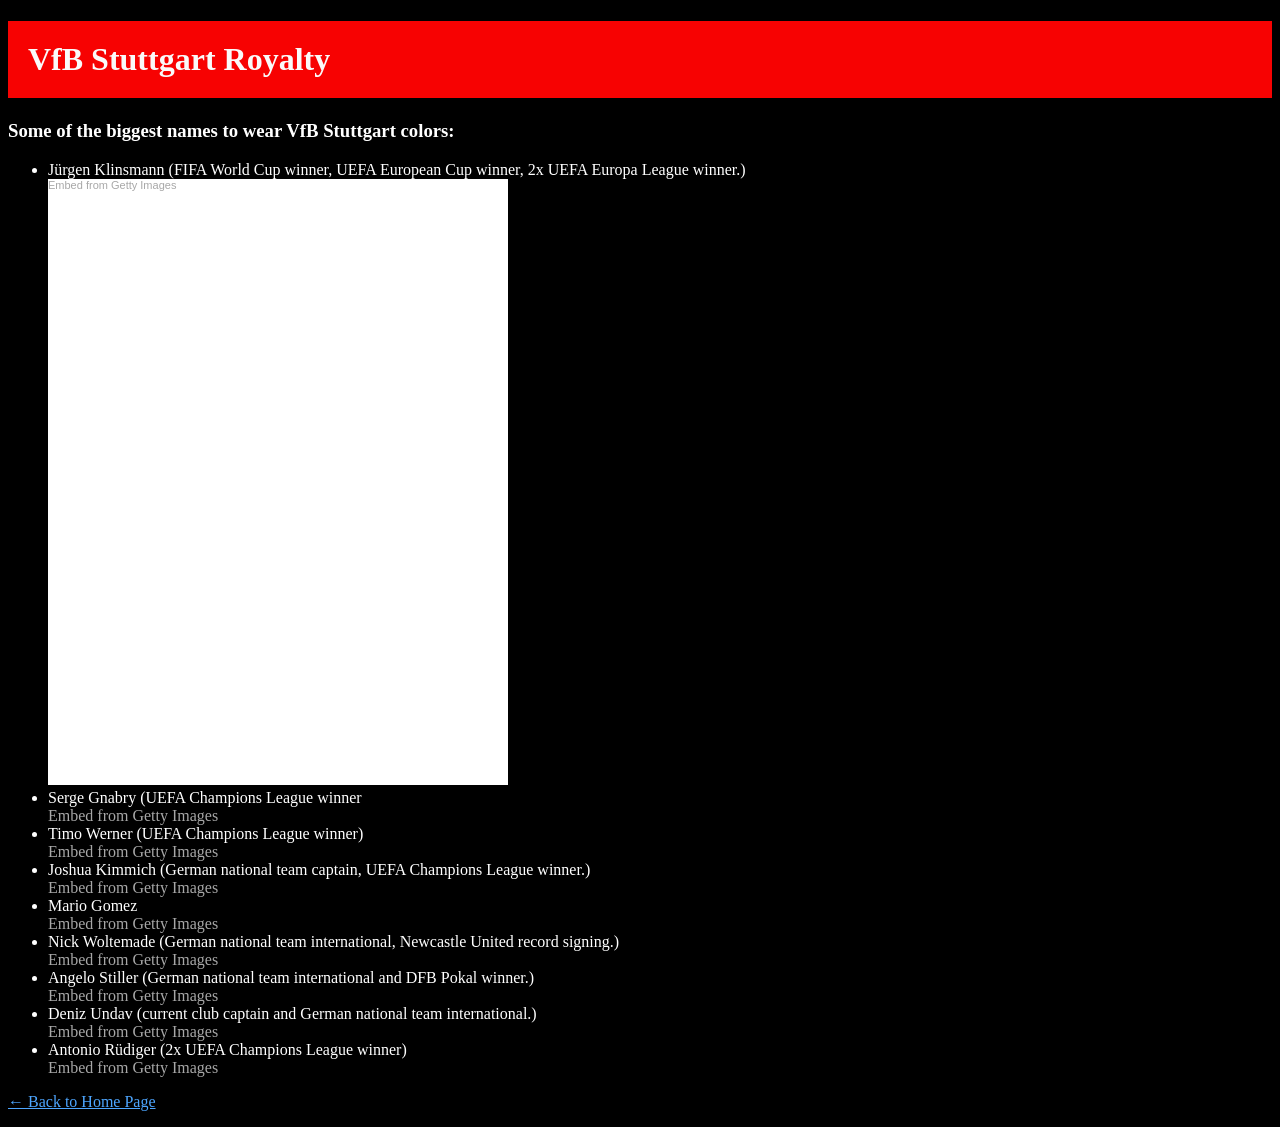
<file: fanpage/fanpage/royalty.html>
<!doctype html>
<html lang="en">

<head>
  <meta charset="utf-8">
  <title>VfB Stuttgart - Key Players</title>
  <link rel="stylesheet" href="css/style.css">
</head>

<body>

  <h1>VfB Stuttgart Royalty</h1>

  <h3>Some of the biggest names to wear VfB Stuttgart colors:</h3>

  

  <ul>

 
    <li>Jürgen Klinsmann (FIFA World Cup winner, UEFA European Cup winner, 2x UEFA Europa League winner.)</li>
<div class="getty embed image" style="background-color:#fff;display:inline-block;font-family:Roboto,sans-serif;color:#a7a7a7;font-size:11px;width:100%;max-width:460px;"><div style="padding:0;margin:0;text-align:left;"><a href="https://www.gettyimages.com/detail/475844880" target="_blank" style="color:#a7a7a7;text-decoration:none;font-weight:normal !important;border:none;display:inline-block;">Embed from Getty Images</a></div><div style="overflow:hidden;position:relative;height:0;padding:129.13043% 0 0 0;width:100%;"><iframe src="//embed.gettyimages.com/embed/475844880?et=OpTgZW1OTS96IXy4MRGeuA&tld=com&sig=KU3Z0RBWRLY8FJ2Y61b_Vxzt0FiKnSz30CfV4D_-Lgc=&caption=true&ver=1" scrolling="no" frameborder="0" width="460" height="594" style="display:inline-block;position:absolute;top:0;left:0;width:100%;height:100%;margin:0;"></iframe></div></div>
    <li>Serge Gnabry (UEFA Champions League winner</li>
<a id='uQhrWayRRNJ95wwEt--XNA' class='gie-single' href='https://www.gettyimages.com/detail/2269148010' target='_blank' style='color:#a7a7a7;text-decoration:none;font-weight:normal !important;border:none;display:inline-block;'>Embed from Getty Images</a><script>window.gie=window.gie||function(c){(gie.q=gie.q||[]).push(c)};gie(function(){gie.widgets.load({id:'uQhrWayRRNJ95wwEt--XNA',sig:'bca-WZ4IyacCF7DRegDeIUdYgpMxEvnJ1SuatEGg5tM=',w:'594px',h:'396px',items:'2269148010',caption: true ,tld:'com',is360: false })});</script><script src='//embed-cdn.gettyimages.com/widgets.js' charset='utf-8' async></script>
    <li>Timo Werner (UEFA Champions League winner)</li>
    <a id='4FNMTgk-R9Vu1GdebsQDEg' class='gie-single' href='https://www.gettyimages.com/detail/512645590' target='_blank' style='color:#a7a7a7;text-decoration:none;font-weight:normal !important;border:none;display:inline-block;'>Embed from Getty Images</a><script>window.gie=window.gie||function(c){(gie.q=gie.q||[]).push(c)};gie(function(){gie.widgets.load({id:'4FNMTgk-R9Vu1GdebsQDEg',sig:'P-XSCZFUIN8thR8Vl6EsjbJ9YJssXoByMG-sUD_PPiw=',w:'510px',h:'594px',items:'512645590',caption: true ,tld:'com',is360: false })});</script><script src='//embed-cdn.gettyimages.com/widgets.js' charset='utf-8' async></script>
    <li>Joshua Kimmich (German national team captain, UEFA Champions League winner.)</li>
    <a id='O0vyEWisTYVi0zIRWphTug' class='gie-single' href='https://www.gettyimages.com/detail/2203238762' target='_blank' style='color:#a7a7a7;text-decoration:none;font-weight:normal !important;border:none;display:inline-block;'>Embed from Getty Images</a><script>window.gie=window.gie||function(c){(gie.q=gie.q||[]).push(c)};gie(function(){gie.widgets.load({id:'O0vyEWisTYVi0zIRWphTug',sig:'iTEKyJKSk4KYYC7Sl01JM7QG4kHUPR4whPKOfxd8s6U=',w:'594px',h:'396px',items:'2203238762',caption: true ,tld:'com',is360: false })});</script><script src='//embed-cdn.gettyimages.com/widgets.js' charset='utf-8' async></script>
    <li>Mario Gomez</li>
     <a id='vN34kSzsQC99x9ypuCZC3w' class='gie-single' href='https://www.gettyimages.com/detail/954963938' target='_blank' style='color:#a7a7a7;text-decoration:none;font-weight:normal !important;border:none;display:inline-block;'>Embed from Getty Images</a><script>window.gie=window.gie||function(c){(gie.q=gie.q||[]).push(c)};gie(function(){gie.widgets.load({id:'vN34kSzsQC99x9ypuCZC3w',sig:'TNTUDrgi3IvxclI3etaqKB2iO_isHLRt_GDRQ-DpoqU=',w:'414px',h:'594px',items:'954963938',caption: true ,tld:'com',is360: false })});</script><script src='//embed-cdn.gettyimages.com/widgets.js' charset='utf-8' async></script>
    <li>Nick Woltemade (German national team international, Newcastle United record signing.)</li>
     <a id='q-t5wdv3SqpcxV6EHKxQ0A' class='gie-single' href='https://www.gettyimages.com/detail/2237891726' target='_blank' style='color:#a7a7a7;text-decoration:none;font-weight:normal !important;border:none;display:inline-block;'>Embed from Getty Images</a><script>window.gie=window.gie||function(c){(gie.q=gie.q||[]).push(c)};gie(function(){gie.widgets.load({id:'q-t5wdv3SqpcxV6EHKxQ0A',sig:'HOeIbwPOUPTgAcIgMi-8XFVn0W7OqbC5zvYCeBcXxvU=',w:'594px',h:'416px',items:'2237891726',caption: true ,tld:'com',is360: false })});</script><script src='//embed-cdn.gettyimages.com/widgets.js' charset='utf-8' async></script>
    <li>Angelo Stiller (German national team international and DFB Pokal winner.)</li>
<a id='GqfLHFkJRqRN9NPPX-9M9g' class='gie-single' href='https://www.gettyimages.com/detail/2202551184' target='_blank' style='color:#a7a7a7;text-decoration:none;font-weight:normal !important;border:none;display:inline-block;'>Embed from Getty Images</a><script>window.gie=window.gie||function(c){(gie.q=gie.q||[]).push(c)};gie(function(){gie.widgets.load({id:'GqfLHFkJRqRN9NPPX-9M9g',sig:'6iR2jEIOxoYJr09CFzYseG4l6rhNG2jsvom46pwNBTc=',w:'594px',h:'396px',items:'2202551184',caption: true ,tld:'com',is360: false })});</script><script src='//embed-cdn.gettyimages.com/widgets.js' charset='utf-8' async></script>
    <li>Deniz Undav (current club captain and German national team international.)</li>
    <a id='HZfzBfoeTUhn7oVEse5i-Q' class='gie-single' href='https://www.gettyimages.com/detail/2272819678' target='_blank' style='color:#a7a7a7;text-decoration:none;font-weight:normal !important;border:none;display:inline-block;'>Embed from Getty Images</a><script>window.gie=window.gie||function(c){(gie.q=gie.q||[]).push(c)};gie(function(){gie.widgets.load({id:'HZfzBfoeTUhn7oVEse5i-Q',sig:'umDBkJyDJcL8TQ8fdluP1HIWHcp_Z88DYFeTqOX48aM=',w:'594px',h:'396px',items:'2272819678',caption: true ,tld:'com',is360: false })});</script><script src='//embed-cdn.gettyimages.com/widgets.js' charset='utf-8' async></script>
     <li>Antonio Rüdiger (2x UEFA Champions League winner)</li>
<a id='O9GG2Ed4R6ZSzlmrCR6PQQ' class='gie-single' href='https://www.gettyimages.com/detail/2155642875' target='_blank' style='color:#a7a7a7;text-decoration:none;font-weight:normal !important;border:none;display:inline-block;'>Embed from Getty Images</a><script>window.gie=window.gie||function(c){(gie.q=gie.q||[]).push(c)};gie(function(){gie.widgets.load({id:'O9GG2Ed4R6ZSzlmrCR6PQQ',sig:'mjIPo8BaYToPLzTM4QjmMP2u2v8QwdDCih-CKlt18I8=',w:'594px',h:'396px',items:'2155642875',caption: true ,tld:'com',is360: false })});</script><script src='//embed-cdn.gettyimages.com/widgets.js' charset='utf-8' async></script>  </ul>

  <p><a href="index.html">← Back to Home Page</a></p>

</body>

</html>
</file>
<file: Broker/Broken/css/style.css>
.contentContain {
	width:1200px;
	padding:0;
	margin-top:20px;
}

p {
font-family: serif;
font-size:1.1rem;
line-height:1.5rem;
}
a:link {color:#ff0000;
	text-decoration:none;
}

h1 {
font-family: 'Anton', sans-serif;
font-size:2.1rem;
}

h2 {
font-family: 'Anton', sans-serif;
font-size:1.5rem;
}


.subhead {
background-color:#f4f4f4;
}

.photoRight {
float:right;
border:solid 1px #999;
padding:3px;
margin:20px 0 20px 20px;
font-size:.75rem;
}

.footerStyle {
text-align:center;
background-color:#000;
padding:20px;
color:#fff;
}

.citation {
	border:solid 1px #000;
	padding:10px;
	border-radius:10px;
}
</file>
<file: fanpage/fanpage/css/style.css>
body {
  background-color: #000000;
  color: #FFFFFF;            
}

h1 {
  color: #FAFAFA;
  background-color: #F70202;
  padding: 20px;
}

p {
  color: #FFFFFF;
}


a {
  color: #4da6ff; 
}
</file>
<file: BerlinC (1)/Berlin/HTMLTemplate/css/app.css>
/* GLOBAL ARTICLE STYLES */

body {div class= callout
	background-color: #f4f4f4; 
}

h1 {

}

p {

}


.navStyle {
	background-color: #000;
	color: #fff;
	height: 50px;
	padding: 12px;
	text-align: center;
}
.navStyle a {
	color: #f4f4f4;
	text-decoration: none;
}
.navStyle a:hover {
	color: #009cff;
}
.navItem {
	margin: 0 25px 0 25px;
}
.bodyCopy {
	padding: 50px 0 0 0;
}
.footerStyle {
	background-color: #009cff;
	color: #fff;
	padding: 12px;
	height: 50px;
	text-align: center;
	margin-top: 50px;
}
.rtt {
	text-align: center;
	margin-top: 50px;
}
.rtt a {
	color: #009cff;
	text-decoration: none;
	font-weight: bold;
}
.rtt a:hover {
	color: #09639c;
}
</file>
<file: cade/mterm.css>
/* Base Styles & Reset */
* {
    box-sizing: border-box;
    margin: 0;
    padding: 0;
}

body {
    background-color: #121212;
    color: #ffffff;
    font-family: 'Segoe UI', Tahoma, Geneva, Verdana, sans-serif;
    line-height: 1.7;
    position: relative;
    min-height: 100vh;
}

/* Page Outer Wrapper */
.page-container {
    display: flex;
    justify-content: center;
    width: 100%;
    min-height: 100vh;
    position: relative;
    padding: 40px 0;
}

/* Decorative Blue Side Blocks */
.side-block {
    position: fixed;
    top: 40px;
    width: 90px;
    height: 250px;
    background-color: #007bff; /* Secondary Blue Accent */
    z-index: 1;
}

.left-block {
    left: 0;
}

.right-block {
    right: 0;
}

/* Main Article Column */
.article-container {
    width: 100%;
    max-width: 800px;
    padding: 0 20px;
    z-index: 2;
}

/* Article Header & Byline */
.article-header {
    margin-bottom: 30px;
    border-bottom: 2px solid #007bff;
    padding-bottom: 20px;
}

.category-tag {
    display: inline-block;
    background-color: #007bff;
    color: #ffffff;
    padding: 4px 10px;
    border-radius: 4px;
    font-size: 0.85rem;
    font-weight: 600;
    text-transform: uppercase;
    letter-spacing: 0.5px;
    margin-bottom: 15px;
}

.article-title {
    font-size: 2.5rem;
    line-height: 1.25;
    color: #ffffff;
    margin-bottom: 15px;
    font-weight: 700;
}

.article-meta {
    display: flex;
    align-items: center;
    gap: 12px;
    font-size: 0.95rem;
    color: #aaaaaa;
}

.author-byline {
    color: #007bff;
    font-weight: 600;
}

.publish-date {
    color: #888888;
}

/* Article Content Typography */
.article-content {
    font-size: 1.1rem;
    color: #e0e0e0;
}

.article-content p {
    margin-bottom: 24px;
}

/* Image & Video Embed Wrappers */
.media-embed {
    margin: 35px 0;
    width: 100%;
}

.media-embed img {
    width: 100%;
    height: auto;
    border-radius: 6px;
    display: block;
    border: 1px solid #2a2a2a;
}

.video-wrapper {
    position: relative;
    padding-bottom: 56.25%; /* 16:9 Aspect Ratio */
    height: 0;
    overflow: hidden;
    border-radius: 6px;
    border: 1px solid #2a2a2a;
}

.video-wrapper iframe {
    position: absolute;
    top: 0;
    left: 0;
    width: 100%;
    height: 100%;
    border: 0;
}

.media-caption {
    font-size: 0.875rem;
    color: #888888;
    margin-top: 10px;
    text-align: center;
}

/* Hide or shrink side blocks on smaller mobile screens */
@media (max-width: 1024px) {
    .side-block {
        width: 40px;
        height: 180px;
    }
}

@media (max-width: 768px) {
    .side-block {
        display: none;
    }
    
    .article-title {
        font-size: 1.8rem;
    }
}
</file>
